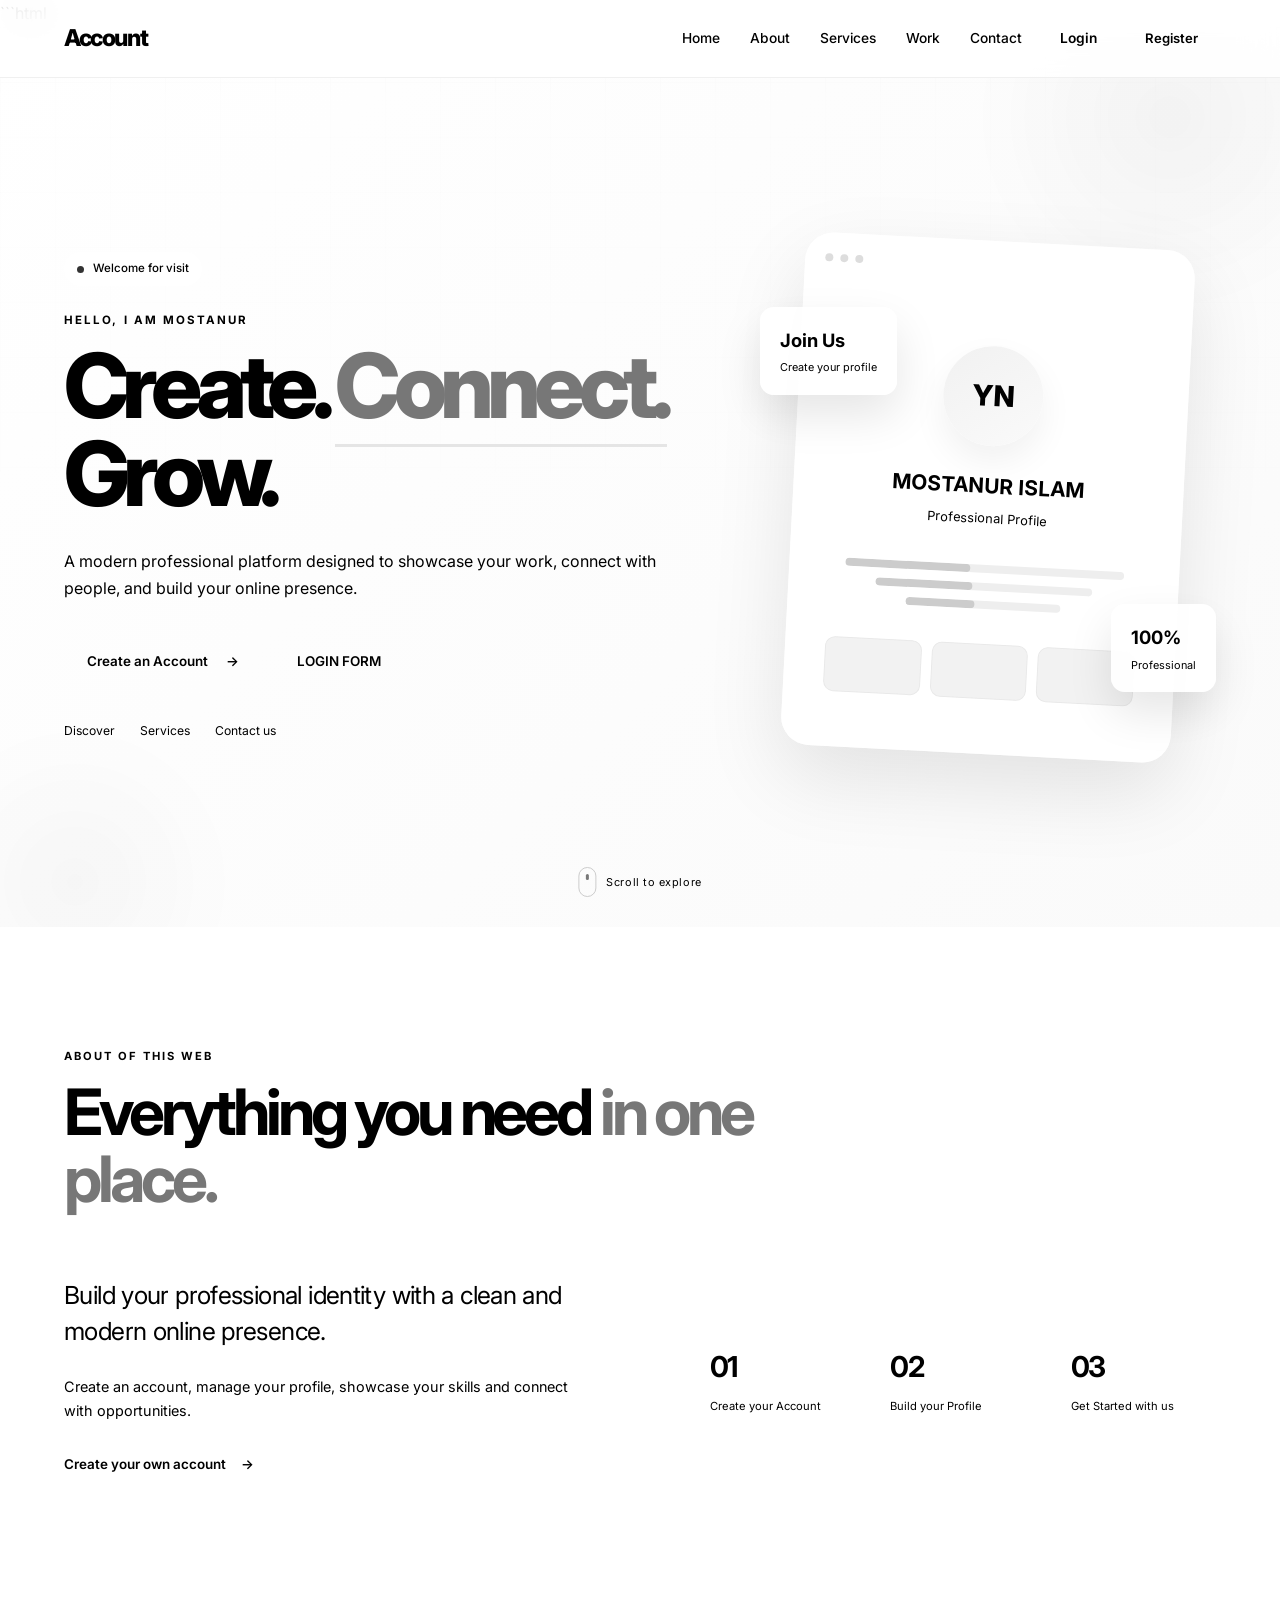
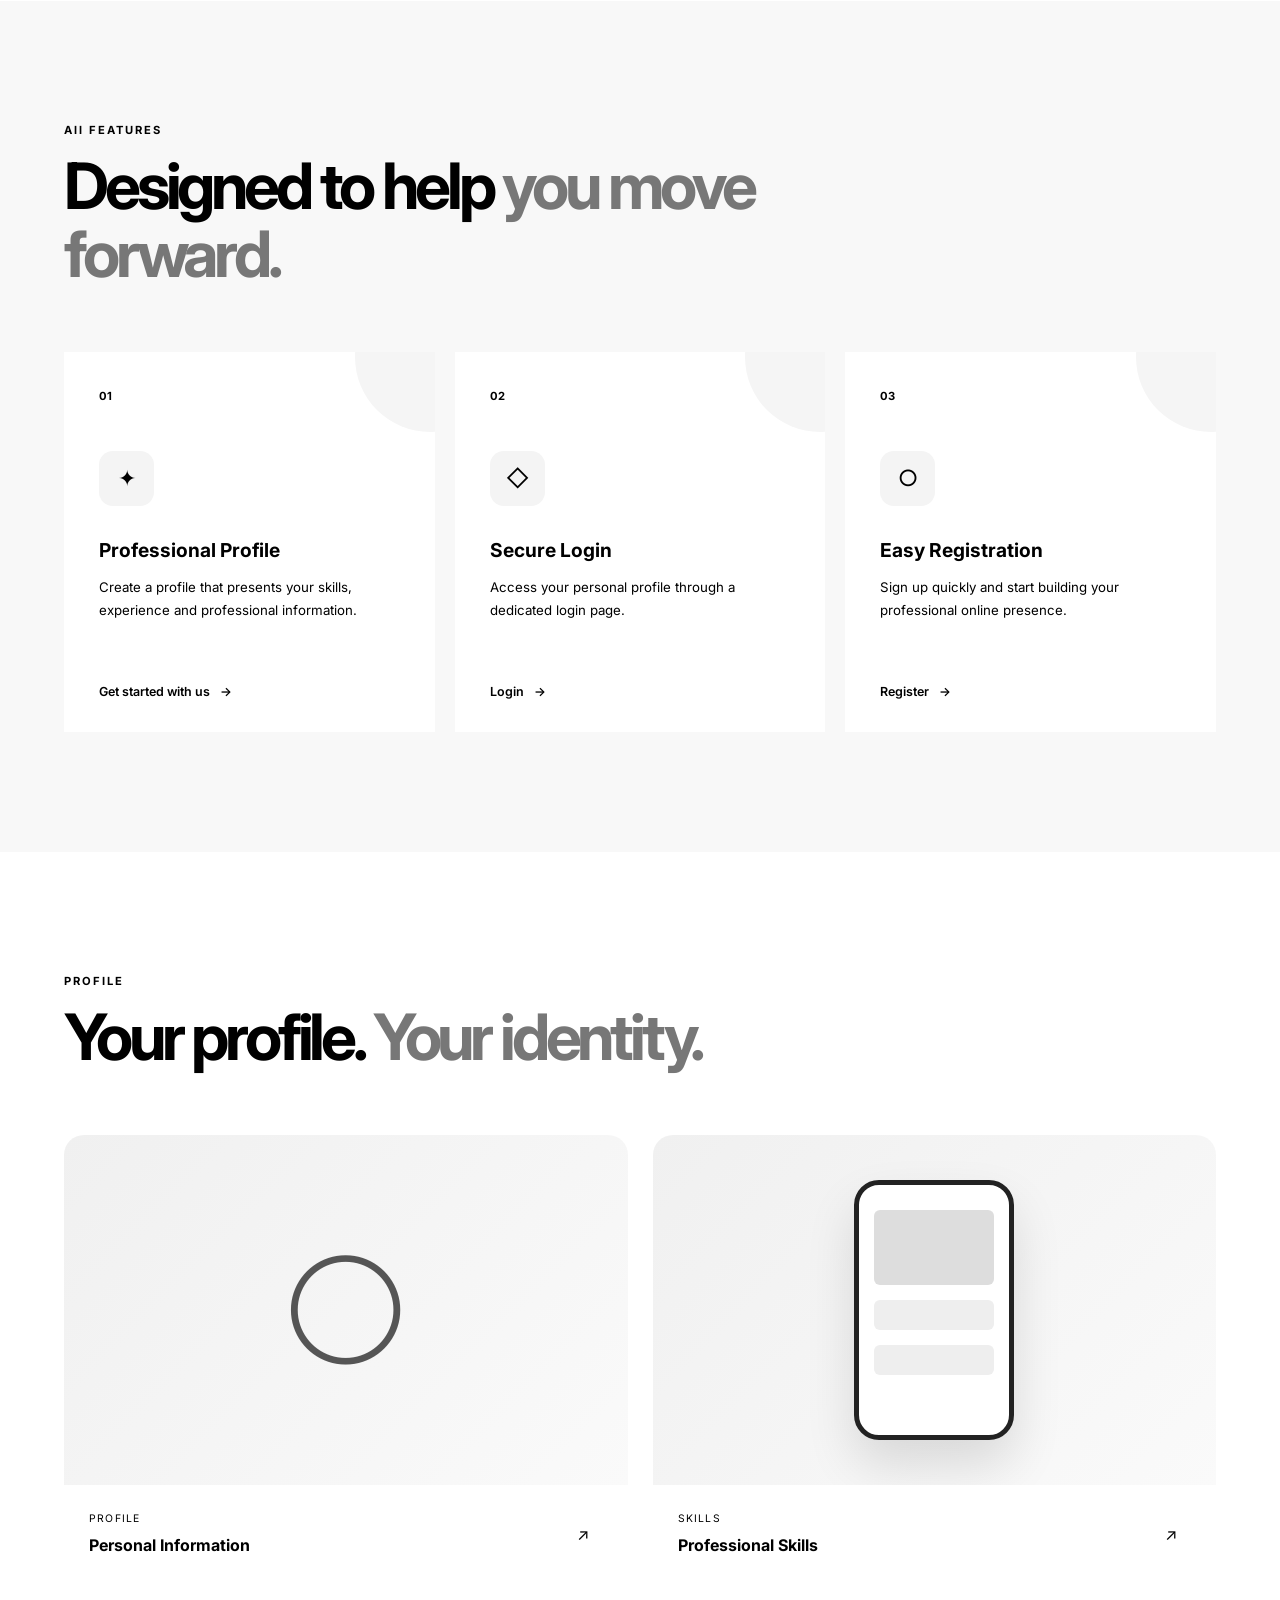
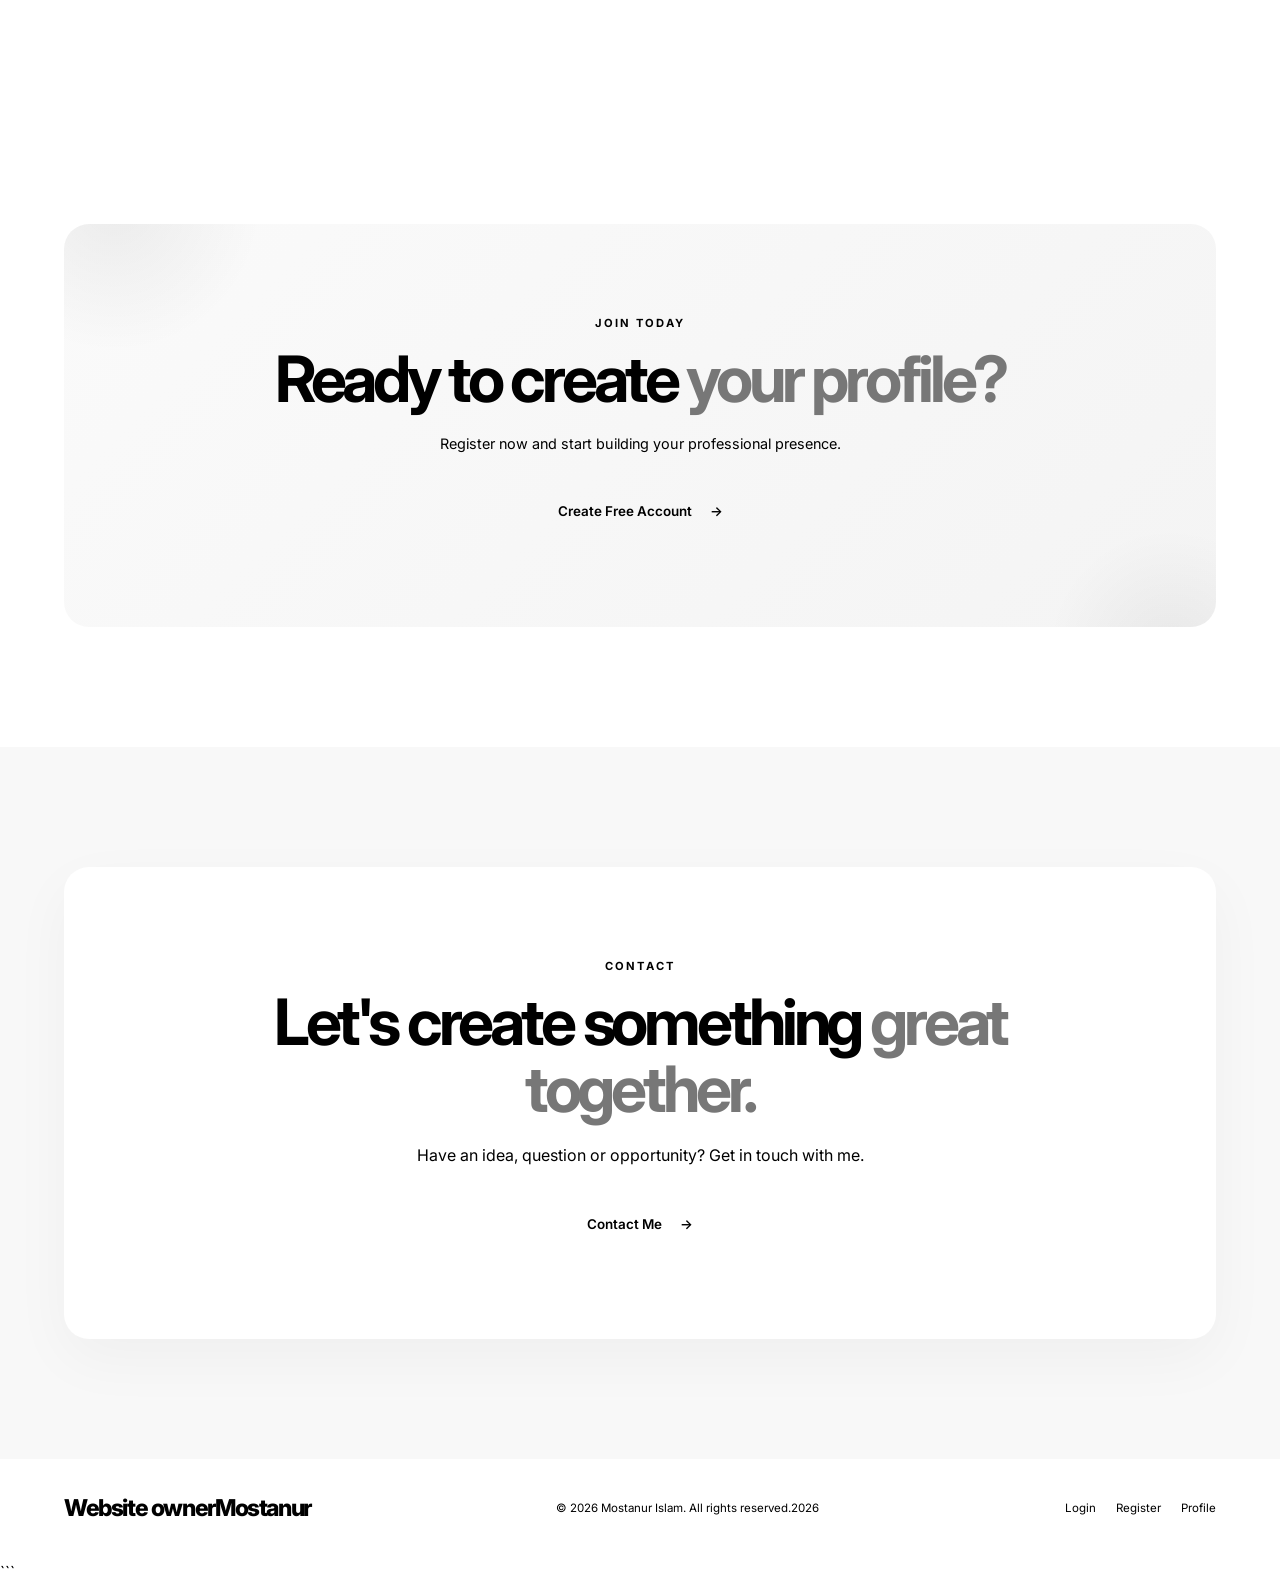
<file: index.html>
```html
<!DOCTYPE html>
<html lang="en">

<head>
    <meta charset="UTF-8">
    <meta name="viewport" content="width=device-width, initial-scale=1.0">

    <meta name="description"
          content="Professional personal website with registration and login">

    <title>Your Name | Professional Website</title>

    <!-- Google Font -->
    <link rel="preconnect" href="https://fonts.googleapis.com">
    <link rel="preconnect" href="https://fonts.gstatic.com" crossorigin>

    <link href="https://fonts.googleapis.com/css2?family=Inter:wght@400;500;600;700;800&display=swap"
          rel="stylesheet">

    <!-- CSS -->
    <link rel="stylesheet" href="style.css">
</head>

<body>


<!-- =====================================================
     HEADER
====================================================== -->

<header class="header">

    <div class="container nav-container">

        <!-- Logo -->
        <a href="index.html" class="logo">
            <span>Account</span>
        </a>


        <!-- Navigation -->
        <nav class="navigation" id="navigation">

            <a href="#home" class="nav-link active">
                Home
            </a>

            <a href="#about" class="nav-link">
                About
            </a>

            <a href="#services" class="nav-link">
                Services
            </a>

            <a href="#work" class="nav-link">
                Work
            </a>

            <a href="#contact" class="nav-link">
                Contact
            </a>

            <!-- Login -->
            <a href="login.html"
               class="login-link">
                Login
            </a>

            <!-- Registration -->
            <a href="register.html"
               class="register-button">
                Register
            </a>

        </nav>


        <!-- Mobile menu -->
        <button class="menu-button"
                id="menuButton"
                aria-label="Open menu">

            <span></span>
            <span></span>
            <span></span>

        </button>

    </div>

</header>



<!-- =====================================================
     MAIN
====================================================== -->

<main>


<!-- =====================================================
     HERO
====================================================== -->

<section class="hero" id="home">

    <!-- Animated background -->
    <div class="hero-background">

        <div class="gradient-circle circle-one"></div>

        <div class="gradient-circle circle-two"></div>

        <div class="grid-pattern"></div>

    </div>


    <div class="container hero-container">


        <!-- HERO CONTENT -->

        <div class="hero-content reveal">

            <div class="available-badge">

                <span class="pulse-dot"></span>

                Welcome for visit

            </div>


            <p class="hero-small-title">
                HELLO, I AM MOSTANUR
            </p>


            <h1>

                Create.
                <span>Connect.</span>
                Grow.

            </h1>


            <p class="hero-description">

                A modern professional platform designed
                to showcase your work, connect with people,
                and build your online presence.

            </p>


            <!-- Buttons -->

            <div class="hero-buttons">

                <a href="register.html"
                   class="button button-dark">

                    Create an Account

                    <span>→</span>

                </a>


                <a href="login.html"
                   class="button button-light">

                    LOGIN FORM

                </a>

            </div>


            <!-- Small links -->

            <div class="social-links">

                <a href="#about">
                    Discover
                </a>

                <a href="#services">
                    Services
                </a>

                <a href="#contact">
                    Contact us
                </a>

            </div>

        </div>



        <!-- HERO VISUAL -->

        <div class="hero-visual reveal">

            <div class="visual-card">

                <div class="visual-top">

                    <span></span>
                    <span></span>
                    <span></span>

                </div>


                <div class="visual-content">

                    <div class="avatar">
                        YN
                    </div>


                    <h3>
                       MOSTANUR ISLAM
                    </h3>


                    <p>
                        Professional Profile
                    </p>


                    <div class="visual-lines">

                        <div class="line large"></div>

                        <div class="line medium"></div>

                        <div class="line small"></div>

                    </div>


                    <div class="visual-boxes">

                        <div></div>
                        <div></div>
                        <div></div>

                    </div>

                </div>

            </div>


            <!-- Floating registration card -->

            <div class="floating-card floating-one">

                <strong>
                    Join Us
                </strong>

                <span>
                    Create your profile
                </span>

            </div>


            <!-- Floating user card -->

            <div class="floating-card floating-two">

                <strong>
                    100%
                </strong>

                <span>
                    Professional
                </span>

            </div>

        </div>

    </div>


    <!-- Scroll -->

    <div class="scroll-indicator">

        <span></span>

        Scroll to explore

    </div>

</section>



<!-- =====================================================
     ABOUT OF THIS WEBSITE
====================================================== -->

<section class="section about"
         id="about">

    <div class="container">

        <div class="section-heading reveal">

            <p class="section-label">
                ABOUT OF THIS WEB
            </p>

            <h2>
                Everything you need
                <span>in one place.</span>
            </h2>

        </div>


        <div class="about-grid">


            <div class="about-text reveal">

                <p class="large-text">

                    Build your professional identity
                    with a clean and modern online presence.

                </p>


                <p>

                    Create an account, manage your profile,
                    showcase your skills and connect with
                    opportunities.

                </p>


                <a href="register.html"
                   class="text-link">

                    Create your own account
                    <span>→</span>

                </a>

            </div>



            <!-- Statistics -->

            <div class="stats reveal">

                <div class="stat">

                    <strong>
                        01
                    </strong>

                    <span>
                        Create your Account
                    </span>

                </div>


                <div class="stat">

                    <strong>
                        02
                    </strong>

                    <span>
                        Build your Profile
                    </span>

                </div>


                <div class="stat">

                    <strong>
                        03
                    </strong>

                    <span>
                        Get Started with us
                    </span>

                </div>

            </div>

        </div>

    </div>

</section>



<!-- =====================================================
      SERVICES OF YOUR NEED
====================================================== -->

<section class="section services"
         id="services">

    <div class="container">

        <div class="section-heading reveal">

            <p class="section-label">
               All FEATURES
            </p>

            <h2>
                Designed to help
                <span>you move forward.</span>
            </h2>

        </div>


        <div class="service-grid">


            <!-- Service 01 -->

            <article class="service-card reveal">

                <div class="service-number">
                    01
                </div>

                <div class="service-icon">
                    ✦
                </div>

                <h3>
                    Professional Profile
                </h3>

                <p>

                    Create a profile that presents
                    your skills, experience and
                    professional information.

                </p>

                <a href="register.html"
                   class="service-link">

                    Get started with us
                    <span>→</span>

                </a>

            </article>



            <!-- Service 02 -->

            <article class="service-card reveal">

                <div class="service-number">
                    02
                </div>

                <div class="service-icon">
                    ◇
                </div>

                <h3>
                    Secure Login
                </h3>

                <p>

                    Access your personal profile
                    through a dedicated login page.

                </p>

                <a href="login.html"
                   class="service-link">

                    Login
                    <span>→</span>

                </a>

            </article>



            <!-- Service 03 -->

            <article class="service-card reveal">

                <div class="service-number">
                    03
                </div>

                <div class="service-icon">
                    ○
                </div>

                <h3>
                    Easy Registration
                </h3>

                <p>

                    Sign up quickly and start
                    building your professional
                    online presence.

                </p>

                <a href="register.html"
                   class="service-link">

                    Register
                    <span>→</span>

                </a>

            </article>

        </div>

    </div>

</section>



<!-- =====================================================
     WORK RELATED ALL OF THIS
====================================================== -->

<section class="section work"
         id="work">

    <div class="container">

        <div class="section-heading reveal">

            <p class="section-label">
                PROFILE
            </p>

            <h2>
                Your profile.
                <span>Your identity.</span>
            </h2>

        </div>


        <div class="work-grid">


            <article class="project-card reveal">

                <div class="project-image">

                    <div class="project-circle-design">
                        ◯
                    </div>

                </div>


                <div class="project-info">

                    <div>

                        <p>
                            PROFILE
                        </p>

                        <h3>
                            Personal Information
                        </h3>

                    </div>

                    <span class="project-arrow">
                        ↗
                    </span>

                </div>

            </article>



            <article class="project-card reveal">

                <div class="project-image">

                    <div class="project-mobile-design">

                        <div></div>
                        <div></div>
                        <div></div>

                    </div>

                </div>


                <div class="project-info">

                    <div>

                        <p>
                            SKILLS
                        </p>

                        <h3>
                            Professional Skills
                        </h3>

                    </div>

                    <span class="project-arrow">
                        ↗
                    </span>

                </div>

            </article>

        </div>

    </div>

</section>



<!-- =====================================================
     REGISTRATION FOR YOUR FUTURE HELPS
====================================================== -->

<section class="section register-section">

    <div class="container">

        <div class="register-box reveal">

            <p class="section-label">
                JOIN TODAY
            </p>


            <h2>
                Ready to create
                <span>your profile?</span>
            </h2>


            <p>

                Register now and start building
                your professional presence.

            </p>


            <a href="register.html"
               class="button button-dark">

                Create Free Account

                <span>→</span>

            </a>

        </div>

    </div>

</section>



<!-- =====================================================
     CONTACT
====================================================== -->

<section class="section contact"
         id="contact">

    <div class="container">

        <div class="contact-box reveal">

            <p class="section-label">
                CONTACT
            </p>


            <h2>
                Let's create something
                <span>great together.</span>
            </h2>


            <p>

                Have an idea, question or opportunity?
                Get in touch with me.

            </p>


            <a href="mailto:you@example.com"
               class="button button-dark">

                Contact Me

                <span>→</span>

            </a>

        </div>

    </div>

</section>

</main>



<!-- =====================================================
     FOOTER
====================================================== -->

<footer class="footer">

    <div class="container footer-container">


        <a href="#home"
           class="logo">

            Website owner<span>Mostanur</span>

        </a>


        <p>

            © <span id="year"></span>
            Mostanur Islam.
            All rights reserved.2026

        </p>


        <div class="footer-links">

            <a href="login.html">
                Login
            </a>

            <a href="register.html">
                Register
            </a>

            <a href="profile.html">
                Profile
            </a>

        </div>

    </div>

</footer>



<!-- JavaScript -->
<script src="script.js"></script>

</body>

</html>
```

</body>
</html>
</file>
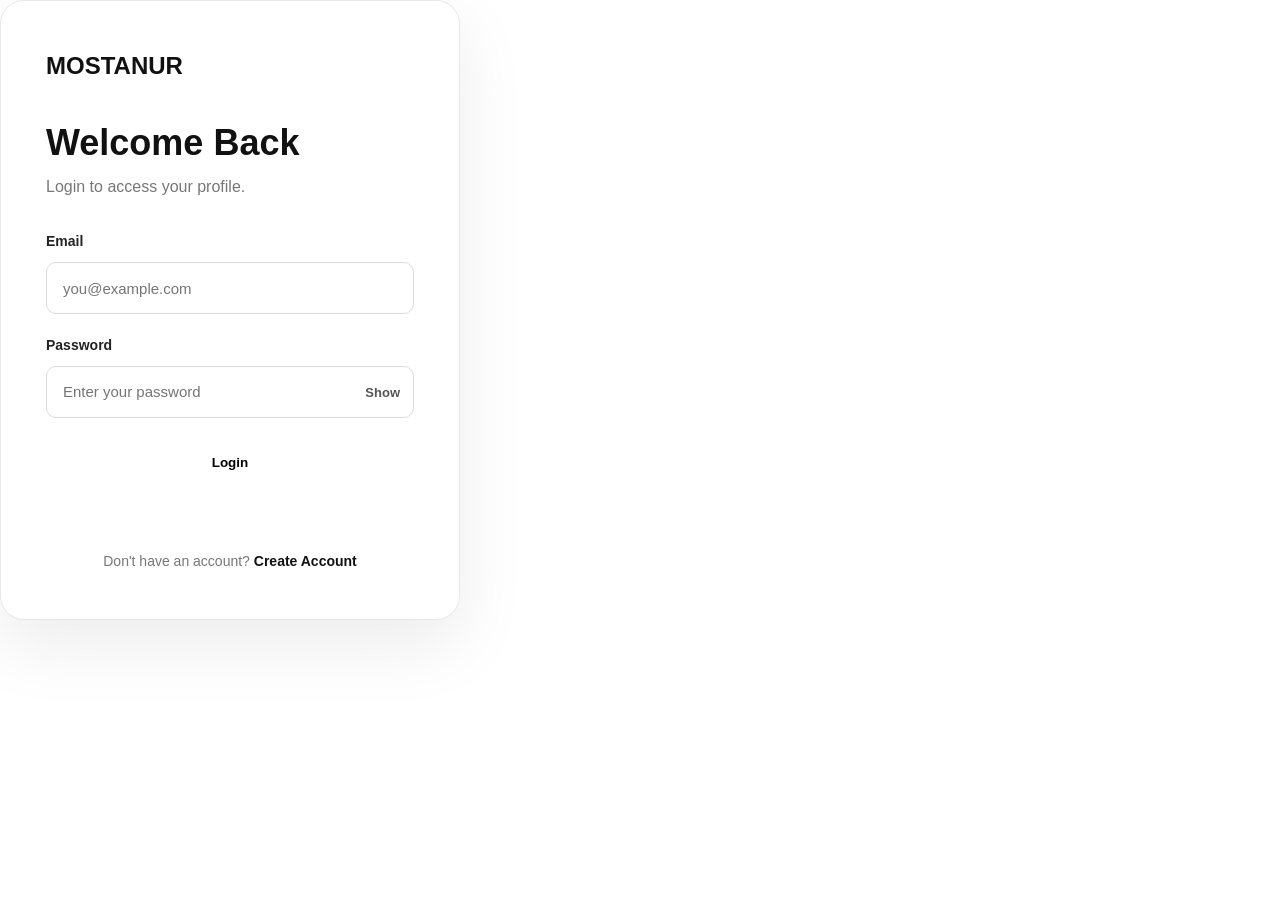
<file: dashboard.html>
<!DOCTYPE html>
<html lang="en">
<head>
<meta charset="UTF-8">
<meta name="viewport" content="width=device-width, initial-scale=1.0">

<title>Study Dashboard</title>

<style>
/* =========================================================
   STUDY DASHBOARD — PREMIUM UI
========================================================= */

:root {
    --bg: #070b16;
    --bg-soft: #0c1222;
    --card: rgba(17, 25, 45, 0.82);
    --card-2: rgba(20, 30, 54, 0.72);

    --text: #f5f7ff;
    --muted: #8e9ab5;

    --primary: #6d7cff;
    --primary-2: #8b5cf6;
    --cyan: #22d3ee;
    --green: #34d399;
    --orange: #f59e0b;
    --red: #fb7185;

    --border: rgba(255,255,255,0.08);

    --sidebar-width: 260px;
    --radius: 22px;

    --shadow:
        0 20px 60px rgba(0,0,0,0.35);
}

* {
    margin: 0;
    padding: 0;
    box-sizing: border-box;
}

html {
    scroll-behavior: smooth;
}

body {
    min-height: 100vh;
    font-family:
        Inter,
        ui-sans-serif,
        system-ui,
        -apple-system,
        BlinkMacSystemFont,
        "Segoe UI",
        sans-serif;

    color: var(--text);
    background:
        radial-gradient(
            circle at 10% 10%,
            rgba(109,124,255,0.13),
            transparent 28%
        ),
        radial-gradient(
            circle at 90% 15%,
            rgba(139,92,246,0.12),
            transparent 30%
        ),
        radial-gradient(
            circle at 70% 90%,
            rgba(34,211,238,0.08),
            transparent 28%
        ),
        var(--bg);

    overflow-x: hidden;
}

/* =========================================================
   BACKGROUND EFFECTS
========================================================= */

.background-orb {
    position: fixed;
    width: 420px;
    height: 420px;
    border-radius: 50%;
    filter: blur(100px);
    opacity: 0.08;
    pointer-events: none;
    z-index: -1;
}

.orb-one {
    background: #6d7cff;
    top: -180px;
    left: 15%;
    animation: floatOrb 12s ease-in-out infinite;
}

.orb-two {
    background: #22d3ee;
    right: -200px;
    bottom: 5%;
    animation: floatOrb 15s ease-in-out infinite reverse;
}

@keyframes floatOrb {
    0%,100% {
        transform: translate(0,0);
    }

    50% {
        transform: translate(30px,-30px);
    }
}

/* =========================================================
   SIDEBAR
========================================================= */

.sidebar {
    position: fixed;
    top: 0;
    left: 0;

    width: var(--sidebar-width);
    height: 100vh;

    padding: 24px 16px;

    background:
        linear-gradient(
            180deg,
            rgba(13,19,35,0.97),
            rgba(7,11,22,0.98)
        );

    border-right: 1px solid var(--border);

    display: flex;
    flex-direction: column;

    z-index: 1000;

    transition:
        transform .35s ease,
        width .35s ease;
}

/* LOGO */

.logo {
    display: flex;
    align-items: center;
    gap: 12px;

    padding: 6px 10px 28px;
}

.logo-icon {
    width: 44px;
    height: 44px;

    display: grid;
    place-items: center;

    border-radius: 14px;

    font-size: 21px;

    background:
        linear-gradient(
            135deg,
            var(--primary),
            var(--primary-2)
        );

    box-shadow:
        0 10px 30px rgba(109,124,255,.3);
}

.logo-text strong {
    display: block;
    font-size: 15px;
    letter-spacing: .8px;
}

.logo-text span {
    display: block;
    color: var(--muted);
    font-size: 11px;
    margin-top: 3px;
}

/* NAV */

.nav-title {
    padding: 0 12px;
    margin-bottom: 10px;

    color: #596680;

    font-size: 10px;
    font-weight: 800;

    letter-spacing: 1.5px;
    text-transform: uppercase;
}

.nav {
    display: flex;
    flex-direction: column;
    gap: 5px;
}

.nav a {
    position: relative;

    display: flex;
    align-items: center;
    gap: 13px;

    padding: 12px 13px;

    border-radius: 13px;

    color: #9ca8c0;

    text-decoration: none;

    font-size: 13px;
    font-weight: 600;

    transition: .25s ease;
}

.nav a span:first-child {
    width: 21px;
    text-align: center;
    font-size: 17px;
}

.nav a:hover {
    color: white;
    background: rgba(255,255,255,.055);
    transform: translateX(4px);
}

.nav a.active {
    color: white;

    background:
        linear-gradient(
            90deg,
            rgba(109,124,255,.18),
            rgba(109,124,255,.04)
        );

    border: 1px solid rgba(109,124,255,.18);
}

.nav a.active::before {
    content: "";

    position: absolute;
    left: -1px;
    top: 25%;

    width: 3px;
    height: 50%;

    border-radius: 10px;

    background: var(--primary);
    box-shadow: 0 0 15px var(--primary);
}

/* SIDEBAR BOTTOM */

.sidebar-bottom {
    margin-top: auto;

    padding-top: 15px;

    border-top: 1px solid var(--border);
}

.sidebar-bottom a {
    margin-top: 5px;
}

/* =========================================================
   MAIN
========================================================= */

.main {
    margin-left: var(--sidebar-width);

    min-height: 100vh;

    padding: 25px 32px 60px;

    transition: margin-left .35s ease;
}

/* =========================================================
   TOPBAR
========================================================= */

.topbar {
    min-height: 54px;

    display: flex;
    align-items: center;
    justify-content: space-between;

    margin-bottom: 28px;
}

.top-left {
    display: flex;
    align-items: center;
    gap: 16px;
}

.breadcrumb {
    color: var(--muted);
    font-size: 12px;
}

.breadcrumb strong {
    color: white;
}

/* HAMBURGER */

.menu-button {
    width: 45px;
    height: 45px;

    border: 1px solid var(--border);
    border-radius: 13px;

    background: rgba(255,255,255,.04);

    display: flex;
    flex-direction: column;
    justify-content: center;
    align-items: center;
    gap: 5px;

    cursor: pointer;

    transition: .3s ease;
}

.menu-button span {
    width: 20px;
    height: 2px;

    border-radius: 5px;

    background: white;

    transition: .3s ease;
}

.menu-button:hover {
    background: rgba(109,124,255,.15);
    border-color: rgba(109,124,255,.35);
}

.menu-button.open span:nth-child(1) {
    transform: translateY(7px) rotate(45deg);
}

.menu-button.open span:nth-child(2) {
    opacity: 0;
}

.menu-button.open span:nth-child(3) {
    transform: translateY(-7px) rotate(-45deg);
}

/* USER */

.top-user {
    display: flex;
    align-items: center;
    gap: 11px;
}

.user-info {
    text-align: right;
}

.user-info strong {
    display: block;
    font-size: 13px;
}

.user-info span {
    color: var(--muted);
    font-size: 11px;
}

.avatar {
    width: 40px;
    height: 40px;

    display: grid;
    place-items: center;

    border-radius: 13px;

    background:
        linear-gradient(
            135deg,
            var(--primary),
            var(--primary-2)
        );

    font-weight: 800;
    font-size: 13px;

    box-shadow:
        0 8px 25px rgba(109,124,255,.25);
}

/* =========================================================
   HERO
========================================================= */

.hero {
    position: relative;

    min-height: 255px;

    padding: 34px;

    border-radius: 28px;

    overflow: hidden;

    background:
        linear-gradient(
            120deg,
            rgba(109,124,255,.20),
            rgba(139,92,246,.13),
            rgba(34,211,238,.07)
        );

    border: 1px solid rgba(255,255,255,.09);

    box-shadow: var(--shadow);

    display: flex;
    align-items: center;
    justify-content: space-between;

    margin-bottom: 22px;
}

.hero::before {
    content: "";

    position: absolute;

    width: 300px;
    height: 300px;

    border-radius: 50%;

    right: -90px;
    top: -120px;

    background:
        radial-gradient(
            circle,
            rgba(109,124,255,.32),
            transparent 70%
        );

    animation: heroGlow 7s ease-in-out infinite;
}

@keyframes heroGlow {
    50% {
        transform: scale(1.15);
        opacity: .7;
    }
}

.hero-content {
    position: relative;
    z-index: 2;
}

.hero-label {
    display: inline-flex;
    align-items: center;
    gap: 7px;

    padding: 7px 11px;

    border-radius: 20px;

    background: rgba(255,255,255,.06);
    border: 1px solid rgba(255,255,255,.08);

    color: #aeb8d1;

    font-size: 11px;
    font-weight: 700;

    margin-bottom: 15px;
}

.hero h1 {
    font-size: clamp(28px, 4vw, 43px);

    line-height: 1.08;

    letter-spacing: -1.5px;

    margin-bottom: 12px;
}

.hero h1 span {
    background:
        linear-gradient(
            90deg,
            #8fa0ff,
            #c084fc,
            #67e8f9
        );

    -webkit-background-clip: text;
    background-clip: text;

    color: transparent;
}

.hero p {
    max-width: 580px;

    color: #a4aec5;

    font-size: 14px;
    line-height: 1.7;

    margin-bottom: 23px;
}

.primary-btn {
    display: inline-flex;
    align-items: center;
    gap: 9px;

    padding: 12px 18px;

    border-radius: 12px;

    color: white;
    text-decoration: none;

    font-size: 13px;
    font-weight: 800;

    background:
        linear-gradient(
            135deg,
            var(--primary),
            var(--primary-2)
        );

    box-shadow:
        0 12px 28px rgba(109,124,255,.25);

    transition: .3s ease;
}

.primary-btn:hover {
    transform: translateY(-3px);
    box-shadow:
        0 18px 35px rgba(109,124,255,.35);
}

/* HERO PROGRESS */

.hero-progress {
    position: relative;
    z-index: 2;

    width: 155px;
    height: 155px;

    flex-shrink: 0;

    border-radius: 50%;

    display: grid;
    place-items: center;

    background:
        conic-gradient(
            var(--cyan) 0deg 309deg,
            rgba(255,255,255,.07) 309deg 360deg
        );

    box-shadow:
        0 0 50px rgba(34,211,238,.08);
}

.hero-progress::before {
    content: "";

    position: absolute;

    width: 125px;
    height: 125px;

    border-radius: 50%;

    background: #0d1528;

    border: 1px solid rgba(255,255,255,.06);
}

.progress-content {
    position: relative;
    text-align: center;
}

.progress-content strong {
    display: block;

    font-size: 28px;
}

.progress-content span {
    color: var(--muted);
    font-size: 10px;
}

/* =========================================================
   SECTION HEADER
========================================================= */

.section-head {
    display: flex;
    align-items: center;
    justify-content: space-between;

    margin-bottom: 13px;
}

.section-head h2 {
    font-size: 16px;
    letter-spacing: -.3px;
}

.section-head span {
    color: var(--muted);
    font-size: 11px;
}

/* =========================================================
   STAT CARDS
========================================================= */

.stats {
    display: grid;

    grid-template-columns:
        repeat(4, minmax(0,1fr));

    gap: 14px;

    margin-bottom: 25px;
}

.stat-card {
    position: relative;

    padding: 19px;

    border-radius: var(--radius);

    background: var(--card);

    border: 1px solid var(--border);

    overflow: hidden;

    transition: .3s ease;
}

.stat-card:hover {
    transform: translateY(-5px);

    border-color:
        rgba(109,124,255,.25);

    box-shadow:
        0 15px 35px rgba(0,0,0,.25);
}

.stat-top {
    display: flex;
    justify-content: space-between;
    align-items: center;

    margin-bottom: 14px;
}

.stat-icon {
    width: 40px;
    height: 40px;

    display: grid;
    place-items: center;

    border-radius: 12px;

    background: rgba(109,124,255,.11);

    font-size: 18px;
}

.stat-change {
    color: var(--green);
    font-size: 10px;
    font-weight: 800;
}

.stat-card h3 {
    font-size: 23px;
    margin-bottom: 4px;
}

.stat-card p {
    color: var(--muted);
    font-size: 11px;
}

/* =========================================================
   GRID
========================================================= */

.dashboard-grid {
    display: grid;

    grid-template-columns:
        minmax(0, 1.45fr)
        minmax(300px, .75fr);

    gap: 18px;

    margin-bottom: 20px;
}

/* =========================================================
   CARD
========================================================= */

.card {
    background: var(--card);

    border: 1px solid var(--border);

    border-radius: var(--radius);

    padding: 21px;

    box-shadow:
        0 10px 35px rgba(0,0,0,.13);
}

.card-title {
    display: flex;
    align-items: center;
    justify-content: space-between;

    margin-bottom: 18px;
}

.card-title h2 {
    font-size: 15px;
}

.card-title span {
    color: var(--muted);
    font-size: 10px;
}

/* =========================================================
   CONTINUE LEARNING
========================================================= */

.learning-list {
    display: flex;
    flex-direction: column;
    gap: 10px;
}

.learning-item {
    display: flex;
    align-items: center;
    gap: 13px;

    padding: 12px;

    border-radius: 14px;

    background: rgba(255,255,255,.035);

    border: 1px solid transparent;

    transition: .25s ease;
}

.learning-item:hover {
    border-color: rgba(109,124,255,.22);

    background: rgba(109,124,255,.06);

    transform: translateX(3px);
}

.learning-icon {
    width: 43px;
    height: 43px;

    display: grid;
    place-items: center;

    border-radius: 12px;

    background:
        linear-gradient(
            135deg,
            rgba(109,124,255,.20),
            rgba(139,92,246,.12)
        );

    font-size: 19px;
}

.learning-info {
    flex: 1;
}

.learning-info strong {
    display: block;
    font-size: 12px;
    margin-bottom: 5px;
}

.learning-info span {
    color: var(--muted);
    font-size: 10px;
}

.learning-progress {
    margin-top: 7px;

    width: 100%;
    height: 4px;

    background: rgba(255,255,255,.06);

    border-radius: 10px;

    overflow: hidden;
}

.learning-progress i {
    display: block;

    height: 100%;

    border-radius: inherit;

    background:
        linear-gradient(
            90deg,
            var(--primary),
            var(--cyan)
        );
}

.open-arrow {
    color: #7f8baa;
    font-size: 17px;
}

/* =========================================================
   TODAY PLAN
========================================================= */

.schedule {
    display: flex;
    flex-direction: column;
    gap: 9px;
}

.schedule-item {
    display: grid;

    grid-template-columns: 60px 1fr 28px;

    align-items: center;

    gap: 10px;

    padding: 12px;

    border-radius: 13px;

    background: rgba(255,255,255,.035);
}

.schedule-time {
    color: var(--cyan);

    font-size: 10px;
    font-weight: 800;
}

.schedule-info strong {
    display: block;

    font-size: 11px;

    margin-bottom: 3px;
}

.schedule-info span {
    color: var(--muted);

    font-size: 9px;
}

.schedule-dot {
    width: 9px;
    height: 9px;

    border-radius: 50%;

    background: var(--green);

    box-shadow:
        0 0 12px rgba(52,211,153,.55);
}

/* =========================================================
   SUBJECT PROGRESS
========================================================= */

.subject-list {
    display: flex;
    flex-direction: column;
    gap: 17px;
}

.subject-row {
    display: grid;

    grid-template-columns: 80px 1fr 38px;

    align-items: center;

    gap: 12px;
}

.subject-name {
    font-size: 11px;
    font-weight: 700;
}

.subject-bar {
    height: 7px;

    border-radius: 20px;

    background: rgba(255,255,255,.06);

    overflow: hidden;
}

.subject-bar i {
    display: block;

    height: 100%;

    border-radius: inherit;

    background:
        linear-gradient(
            90deg,
            var(--primary),
            var(--cyan)
        );
}

.subject-percent {
    color: var(--muted);

    font-size: 10px;

    text-align: right;
}

/* =========================================================
   TASKS
========================================================= */

.tasks {
    display: flex;
    flex-direction: column;
    gap: 9px;
}

.task {
    display: flex;
    align-items: center;
    gap: 11px;

    padding: 11px;

    border-radius: 12px;

    background: rgba(255,255,255,.035);
}

.task-check {
    width: 19px;
    height: 19px;

    border: 1px solid #596680;

    border-radius: 6px;

    flex-shrink: 0;

    display: grid;
    place-items: center;

    cursor: pointer;

    transition: .2s;
}

.task.done .task-check {
    background: var(--green);
    border-color: var(--green);
}

.task.done .task-check::after {
    content: "✓";

    color: #06130d;

    font-size: 11px;
    font-weight: 900;
}

.task.done strong {
    text-decoration: line-through;
    color: #68748e;
}

.task strong {
    font-size: 11px;
}

.task span {
    display: block;

    color: var(--muted);

    font-size: 9px;

    margin-top: 3px;
}

/* =========================================================
   BOTTOM CARDS
========================================================= */

.bottom-grid {
    display: grid;

    grid-template-columns:
        repeat(3, minmax(0,1fr));

    gap: 18px;
}

.mini-feature {
    position: relative;

    min-height: 150px;

    overflow: hidden;
}

.mini-feature::after {
    content: "";

    position: absolute;

    width: 100px;
    height: 100px;

    right: -30px;
    bottom: -30px;

    border-radius: 50%;

    background:
        radial-gradient(
            circle,
            rgba(109,124,255,.18),
            transparent 70%
        );
}

.feature-icon {
    width: 42px;
    height: 42px;

    display: grid;
    place-items: center;

    border-radius: 13px;

    margin-bottom: 15px;

    background: rgba(109,124,255,.1);

    font-size: 19px;
}

.mini-feature h3 {
    font-size: 14px;
    margin-bottom: 6px;
}

.mini-feature p {
    color: var(--muted);

    font-size: 10px;

    line-height: 1.6;

    margin-bottom: 13px;
}

.text-link {
    color: #9ba9ff;

    font-size: 10px;
    font-weight: 800;

    text-decoration: none;
}

.text-link:hover {
    color: white;
}

/* =========================================================
   MOBILE OVERLAY
========================================================= */

.overlay {
    position: fixed;

    inset: 0;

    background: rgba(0,0,0,.55);

    backdrop-filter: blur(3px);

    z-index: 900;

    opacity: 0;
    visibility: hidden;

    transition: .3s;
}

.overlay.show {
    opacity: 1;
    visibility: visible;
}

/* =========================================================
   RESPONSIVE
========================================================= */

@media (max-width: 1100px) {

    .stats {
        grid-template-columns:
            repeat(2, minmax(0,1fr));
    }

    .bottom-grid {
        grid-template-columns:
            repeat(2, minmax(0,1fr));
    }

}

@media (max-width: 850px) {

    .sidebar {
        transform: translateX(-100%);
    }

    .sidebar.open {
        transform: translateX(0);
    }

    .main {
        margin-left: 0;

        padding:
            20px
            18px
            50px;
    }

    .dashboard-grid {
        grid-template-columns: 1fr;
    }

    .hero {
        min-height: auto;

        padding: 27px;

        gap: 25px;
    }

}

@media (max-width: 600px) {

    .top-user .user-info {
        display: none;
    }

    .hero {
        flex-direction: column;
        align-items: flex-start;
    }

    .hero-progress {
        width: 120px;
        height: 120px;
        align-self: center;
    }

    .hero-progress::before {
        width: 96px;
        height: 96px;
    }

    .progress-content strong {
        font-size: 23px;
    }

    .stats {
        grid-template-columns: 1fr;
    }

    .bottom-grid {
        grid-template-columns: 1fr;
    }

    .card {
        padding: 17px;
    }

    .subject-row {
        grid-template-columns: 68px 1fr 35px;
    }

    .hero h1 {
        font-size: 30px;
    }

}

/* =========================================================
   REVEAL ANIMATION
========================================================= */

.reveal {
    opacity: 0;

    transform: translateY(20px);

    animation:
        reveal .65s ease forwards;
}

.reveal:nth-child(2) {
    animation-delay: .08s;
}

.reveal:nth-child(3) {
    animation-delay: .16s;
}

.reveal:nth-child(4) {
    animation-delay: .24s;
}

@keyframes reveal {
    to {
        opacity: 1;
        transform: translateY(0);
    }
}

</style>
</head>

<body>

<!-- Background -->
<div class="background-orb orb-one"></div>
<div class="background-orb orb-two"></div>

<!-- Mobile overlay -->
<div class="overlay" id="overlay"></div>

<!-- =====================================================
     SIDEBAR
===================================================== -->

<aside class="sidebar" id="sidebar">

    <div class="logo">

        <div class="logo-icon">
            📚
        </div>

        <div class="logo-text">
            <strong>STUDY HUB</strong>
            <span>Student Dashboard</span>
        </div>

    </div>


    <div class="nav-title">
        Workspace
    </div>


    <nav class="nav">

        <a href="#dashboard" class="active">
            <span>⌂</span>
            <span>Dashboard</span>
        </a>

        <a href="study-materials.html">
            <span>📚</span>
            <span>Study Materials</span>
        </a>

        <a href="#subjects">
            <span>📖</span>
            <span>Subjects</span>
        </a>

        <a href="#notes">
            <span>📝</span>
            <span>My Notes</span>
        </a>

        <a href="#progress">
            <span>🎯</span>
            <span>Study Progress</span>
        </a>

        <a href="#planner">
            <span>⏱️</span>
            <span>Study Planner</span>
        </a>

        <a href="#schedule">
            <span>📅</span>
            <span>Study Schedule</span>
        </a>

        <a href="#tasks">
            <span>✅</span>
            <span>Tasks & Assignments</span>
        </a>

        <a href="#quizzes">
            <span>🧠</span>
            <span>Quizzes & Practice</span>
        </a>

        <a href="#bookmarks">
            <span>🔖</span>
            <span>Bookmarks</span>
        </a>

    </nav>


    <div class="sidebar-bottom">

        <a href="index.html">
            <span>←</span>
            <span>Back to Website</span>
        </a>

        <a href="#" id="logoutButton">
            <span>↪</span>
            <span>Logout</span>
        </a>

    </div>

</aside>


<!-- =====================================================
     MAIN
===================================================== -->

<main class="main" id="dashboard">

    <!-- TOP BAR -->

    <header class="topbar">

        <div class="top-left">

            <button
                class="menu-button"
                id="menuButton"
                aria-label="Toggle menu"
            >
                <span></span>
                <span></span>
                <span></span>
            </button>

            <div class="breadcrumb">
                STUDENT / <strong>DASHBOARD</strong>
            </div>

        </div>


        <div class="top-user">

            <div class="user-info">

                <strong id="dashboardName">
                    Student
                </strong>

                <span id="dashboardEmail">
                    student@email.com
                </span>

            </div>

            <div
                class="avatar"
                id="dashboardAvatar"
            >
                U
            </div>

        </div>

    </header>


    <!-- =================================================
         HERO
    ================================================= -->

    <section class="hero reveal">

        <div class="hero-content">

            <div class="hero-label">
                ✨ Your learning space
            </div>

            <h1>
                Welcome back,
                <span id="welcomeName">Student</span>
            </h1>

            <p>
                Keep your momentum going. Review your materials,
                complete today's tasks, and continue building
                your knowledge one session at a time.
            </p>

            <a
                href="study-materials.html"
                class="primary-btn"
            >
                Continue Studying
                <span>→</span>
            </a>

        </div>


        <div class="hero-progress">

            <div class="progress-content">

                <strong>86%</strong>

                <span>
                    Learning Progress
                </span>

            </div>

        </div>

    </section>


    <!-- =================================================
         STATS
    ================================================= -->

    <div class="stats">

        <div class="stat-card reveal">

            <div class="stat-top">

                <div class="stat-icon">
                    📚
                </div>

                <span class="stat-change">
                    +4
                </span>

            </div>

            <h3>24</h3>

            <p>
                Study Materials
            </p>

        </div>


        <div class="stat-card reveal">

            <div class="stat-top">

                <div class="stat-icon">
                    🔥
                </div>

                <span class="stat-change">
                    Active
                </span>

            </div>

            <h3>7 Days</h3>

            <p>
                Study Streak
            </p>

        </div>


        <div class="stat-card reveal">

            <div class="stat-top">

                <div class="stat-icon">
                    ⏱️
                </div>

                <span class="stat-change">
                    +12%
                </span>

            </div>

            <h3>18h 40m</h3>

            <p>
                Focus Time
            </p>

        </div>


        <div class="stat-card reveal">

            <div class="stat-top">

                <div class="stat-icon">
                    🎯
                </div>

                <span class="stat-change">
                    +8%
                </span>

            </div>

            <h3>86%</h3>

            <p>
                Learning Progress
            </p>

        </div>

    </div>


    <!-- =================================================
         MAIN GRID
    ================================================= -->

    <div class="dashboard-grid">

        <!-- CONTINUE LEARNING -->

        <section
            class="card reveal"
            id="materials"
        >

            <div class="card-title">

                <h2>
                    Continue Learning
                </h2>

                <span>
                    Your active subjects
                </span>

            </div>


            <div class="learning-list">

                <a
                    href="study-materials.html"
                    class="learning-item"
                    style="text-decoration:none;color:inherit;"
                >

                    <div class="learning-icon">
                        🏛️
                    </div>

                    <div class="learning-info">

                        <strong>
                            Indian Knowledge System
                        </strong>

                        <span>
                            Chapter 1 • Introduction
                        </span>

                        <div class="learning-progress">
                            <i style="width:78%"></i>
                        </div>

                    </div>

                    <div class="open-arrow">
                        →
                    </div>

                </a>


                <div class="learning-item">

                    <div class="learning-icon">
                        💻
                    </div>

                    <div class="learning-info">

                        <strong>
                            Computer Fundamentals
                        </strong>

                        <span>
                            6 topics completed
                        </span>

                        <div class="learning-progress">
                            <i style="width:64%"></i>
                        </div>

                    </div>

                    <div class="open-arrow">
                        →
                    </div>

                </div>


                <div class="learning-item">

                    <div class="learning-icon">
                        📐
                    </div>

                    <div class="learning-info">

                        <strong>
                            Mathematics
                        </strong>

                        <span>
                            8 topics completed
                        </span>

                        <div class="learning-progress">
                            <i style="width:52%"></i>
                        </div>

                    </div>

                    <div class="open-arrow">
                        →
                    </div>

                </div>


                <div class="learning-item">

                    <div class="learning-icon">
                        🌐
                    </div>

                    <div class="learning-info">

                        <strong>
                            Communication Skills
                        </strong>

                        <span>
                            5 topics completed
                        </span>

                        <div class="learning-progress">
                            <i style="width:88%"></i>
                        </div>

                    </div>

                    <div class="open-arrow">
                        →
                    </div>

                </div>

            </div>

        </section>


        <!-- TODAY'S PLAN -->

        <section
            class="card reveal"
            id="schedule"
        >

            <div class="card-title">

                <h2>
                    Today's Study Plan
                </h2>

                <span>
                    Today
                </span>

            </div>


            <div class="schedule">

                <div class="schedule-item">

                    <div class="schedule-time">
                        08:00
                    </div>

                    <div class="schedule-info">

                        <strong>
                            IKS Revision
                        </strong>

                        <span>
                            45 minutes
                        </span>

                    </div>

                    <div class="schedule-dot"></div>

                </div>


                <div class="schedule-item">

                    <div class="schedule-time">
                        11:30
                    </div>

                    <div class="schedule-info">

                        <strong>
                            Mathematics
                        </strong>

                        <span>
                            60 minutes
                        </span>

                    </div>

                    <div
                        class="schedule-dot"
                        style="background:var(--orange);"
                    ></div>

                </div>


                <div class="schedule-item">

                    <div class="schedule-time">
                        15:00
                    </div>

                    <div class="schedule-info">

                        <strong>
                            Practice Questions
                        </strong>

                        <span>
                            30 minutes
                        </span>

                    </div>

                    <div
                        class="schedule-dot"
                        style="background:var(--primary);"
                    ></div>

                </div>


                <div class="schedule-item">

                    <div class="schedule-time">
                        19:00
                    </div>

                    <div class="schedule-info">

                        <strong>
                            Quiz Practice
                        </strong>

                        <span>
                            25 minutes
                        </span>

                    </div>

                    <div
                        class="schedule-dot"
                        style="background:var(--cyan);"
                    ></div>

                </div>

            </div>

        </section>

    </div>


    <!-- =================================================
         SECOND GRID
    ================================================= -->

    <div class="dashboard-grid">

        <!-- SUBJECTS -->

        <section
            class="card"
            id="subjects"
        >

            <div class="card-title">

                <h2>
                    Subject Progress
                </h2>

                <span>
                    Overall
                </span>

            </div>


            <div class="subject-list">

                <div class="subject-row">

                    <div class="subject-name">
                        IKS
                    </div>

                    <div class="subject-bar">
                        <i style="width:86%"></i>
                    </div>

                    <div class="subject-percent">
                        86%
                    </div>

                </div>


                <div class="subject-row">

                    <div class="subject-name">
                        Maths
                    </div>

                    <div class="subject-bar">
                        <i style="width:72%"></i>
                    </div>

                    <div class="subject-percent">
                        72%
                    </div>

                </div>


                <div class="subject-row">

                    <div class="subject-name">
                        Computer
                    </div>

                    <div class="subject-bar">
                        <i style="width:68%"></i>
                    </div>

                    <div class="subject-percent">
                        68%
                    </div>

                </div>


                <div class="subject-row">

                    <div class="subject-name">
                        English
                    </div>

                    <div class="subject-bar">
                        <i style="width:91%"></i>
                    </div>

                    <div class="subject-percent">
                        91%
                    </div>

                </div>


                <div class="subject-row">

                    <div class="subject-name">
                        Science
                    </div>

                    <div class="subject-bar">
                        <i style="width:61%"></i>
                    </div>

                    <div class="subject-percent">
                        61%
                    </div>

                </div>

            </div>

        </section>


        <!-- TASKS -->

        <section
            class="card"
            id="tasks"
        >

            <div class="card-title">

                <h2>
                    Tasks & Assignments
                </h2>

                <span>
                    3 pending
                </span>

            </div>


            <div class="tasks">

                <div class="task done">

                    <div class="task-check"></div>

                    <div>
                        <strong>
                            Read IKS Chapter 1
                        </strong>

                        <span>
                            Completed
                        </span>
                    </div>

                </div>


                <div class="task">

                    <div class="task-check"></div>

                    <div>
                        <strong>
                            Complete Maths exercise
                        </strong>

                        <span>
                            Due today
                        </span>
                    </div>

                </div>


                <div class="task">

                    <div class="task-check"></div>

                    <div>
                        <strong>
                            Revise computer notes
                        </strong>

                        <span>
                            Due tomorrow
                        </span>
                    </div>

                </div>


                <div class="task">

                    <div class="task-check"></div>

                    <div>
                        <strong>
                            Practice quiz
                        </strong>

                        <span>
                            Due tomorrow
                        </span>
                    </div>

                </div>

            </div>

        </section>

    </div>


    <!-- =================================================
         FEATURES
    ================================================= -->

    <div class="bottom-grid">

        <section
            class="card mini-feature"
            id="progress"
        >

            <div class="feature-icon">
                🎯
            </div>

            <h3>
                Study Progress
            </h3>

            <p>
                Track your learning progress and see
                how much of your study goals you have completed.
            </p>

            <a
                href="#progress"
                class="text-link"
            >
                View progress →
            </a>

        </section>


        <section
            class="card mini-feature"
            id="planner"
        >

            <div class="feature-icon">
                ⏱️
            </div>

            <h3>
                Study Planner
            </h3>

            <p>
                Organize your study sessions and create
                a consistent daily learning routine.
            </p>

            <a
                href="#schedule"
                class="text-link"
            >
                Open planner →
            </a>

        </section>


        <section
            class="card mini-feature"
            id="quizzes"
        >

            <div class="feature-icon">
                🧠
            </div>

            <h3>
                Quizzes & Practice
            </h3>

            <p>
                Test your knowledge with practice questions
                and improve your understanding.
            </p>

            <a
                href="#quizzes"
                class="text-link"
            >
                Start practice →
            </a>

        </section>


        <section
            class="card mini-feature"
            id="notes"
        >

            <div class="feature-icon">
                📝
            </div>

            <h3>
                My Notes
            </h3>

            <p>
                Keep important study notes organized
                so you can quickly review them later.
            </p>

            <a
                href="#notes"
                class="text-link"
            >
                View notes →
            </a>

        </section>


        <section
            class="card mini-feature"
            id="bookmarks"
        >

            <div class="feature-icon">
                🔖
            </div>

            <h3>
                Bookmarks
            </h3>

            <p>
                Save important chapters, topics and
                learning resources for quick access.
            </p>

            <a
                href="#bookmarks"
                class="text-link"
            >
                View bookmarks →
            </a>

        </section>


        <section class="card mini-feature">

            <div class="feature-icon">
                🔥
            </div>

            <h3>
                7 Day Streak
            </h3>

            <p>
                You have studied for seven consecutive days.
                Keep the streak alive!
            </p>

            <a
                href="#schedule"
                class="text-link"
            >
                Keep studying →
            </a>

        </section>

    </div>

</main>


<!-- =====================================================
     JAVASCRIPT
===================================================== -->

<script>

document.addEventListener("DOMContentLoaded", () => {

    /* ================================================
       LOGIN CHECK
    ================================================ */

    const loggedIn =
        localStorage.getItem("loggedIn");

    const storedUser =
        localStorage.getItem("registeredUser");


    if (
        loggedIn !== "true" ||
        !storedUser
    ) {

        window.location.href =
            "login.html";

        return;
    }


    /* ================================================
       USER DATA
    ================================================ */

    let user;

    try {

        user = JSON.parse(storedUser);

    } catch (error) {

        localStorage.removeItem(
            "loggedIn"
        );

        window.location.href =
            "login.html";

        return;
    }


    const name =
        user.name || "Student";

    const email =
        user.email || "";


    const nameElement =
        document.getElementById(
            "dashboardName"
        );

    const emailElement =
        document.getElementById(
            "dashboardEmail"
        );

    const welcomeElement =
        document.getElementById(
            "welcomeName"
        );

    const avatarElement =
        document.getElementById(
            "dashboardAvatar"
        );


    if (nameElement)
        nameElement.textContent = name;


    if (emailElement)
        emailElement.textContent = email;


    if (welcomeElement)
        welcomeElement.textContent = name;


    /* ================================================
       AVATAR INITIALS
    ================================================ */

    const initials = name
        .trim()
        .split(/\s+/)
        .map(word =>
            word.charAt(0)
        )
        .join("")
        .substring(0, 2)
        .toUpperCase();


    if (avatarElement) {

        avatarElement.textContent =
            initials || "U";

    }


    /* ================================================
       MENU
    ================================================ */

    const menuButton =
        document.getElementById(
            "menuButton"
        );

    const sidebar =
        document.getElementById(
            "sidebar"
        );

    const overlay =
        document.getElementById(
            "overlay"
        );


    function toggleMenu() {

        menuButton.classList.toggle(
            "open"
        );

        sidebar.classList.toggle(
            "open"
        );

        overlay.classList.toggle(
            "show"
        );

    }


    if (menuButton) {

        menuButton.addEventListener(
            "click",
            toggleMenu
        );

    }


    if (overlay) {

        overlay.addEventListener(
            "click",
            toggleMenu
        );

    }


    /* ================================================
       CLOSE MOBILE MENU AFTER CLICK
    ================================================ */

    document
        .querySelectorAll(".nav a")
        .forEach(link => {

            link.addEventListener(
                "click",
                () => {

                    if (
                        window.innerWidth <= 850 &&
                        sidebar.classList.contains("open")
                    ) {

                        toggleMenu();

                    }

                }
            );

        });


    /* ================================================
       TASK CHECKBOXES
    ================================================ */

    document
        .querySelectorAll(".task")
        .forEach(task => {

            const checkbox =
                task.querySelector(
                    ".task-check"
                );


            if (!checkbox) return;


            checkbox.addEventListener(
                "click",
                () => {

                    task.classList.toggle(
                        "done"
                    );

                }
            );

        });


    /* ================================================
       ACTIVE SIDEBAR LINK
    ================================================ */

    document
        .querySelectorAll(".nav a")
        .forEach(link => {

            link.addEventListener(
                "click",
                () => {

                    document
                        .querySelectorAll(
                            ".nav a"
                        )
                        .forEach(item =>
                            item.classList.remove(
                                "active"
                            )
                        );

                    link.classList.add(
                        "active"
                    );

                }
            );

        });


    /* ================================================
       LOGOUT
    ================================================ */

    const logoutButton =
        document.getElementById(
            "logoutButton"
        );


    if (logoutButton) {

        logoutButton.addEventListener(
            "click",
            (event) => {

                event.preventDefault();


                localStorage.removeItem(
                    "loggedIn"
                );

                localStorage.removeItem(
                    "userEmail"
                );


                window.location.href =
                    "index.html";

            }
        );

    }


    /* ================================================
       PREVENT SIDEBAR JUMP FOR # LINKS
    ================================================ */

    document
        .querySelectorAll(
            'a[href="#"]'
        )
        .forEach(link => {

            link.addEventListener(
                "click",
                event => event.preventDefault()
            );

        });

});

</script>

</body>
</html>
</file>
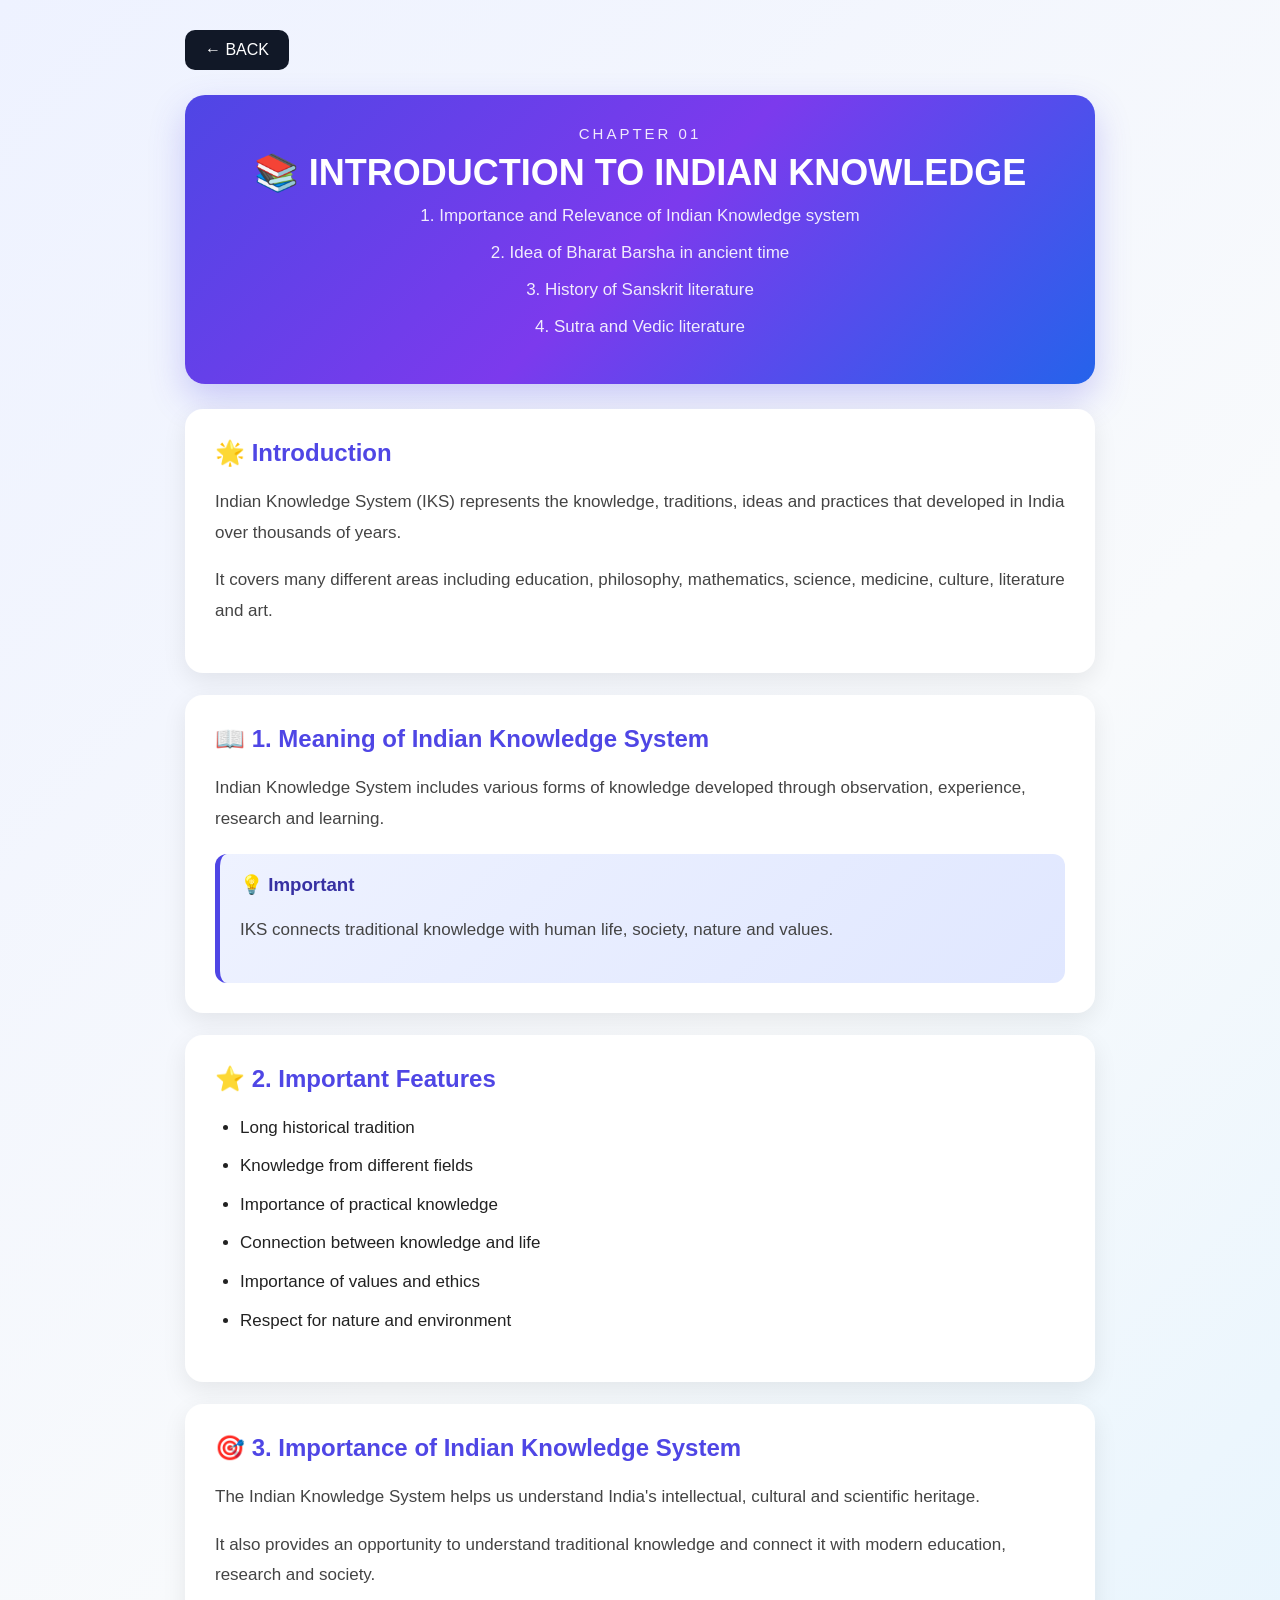
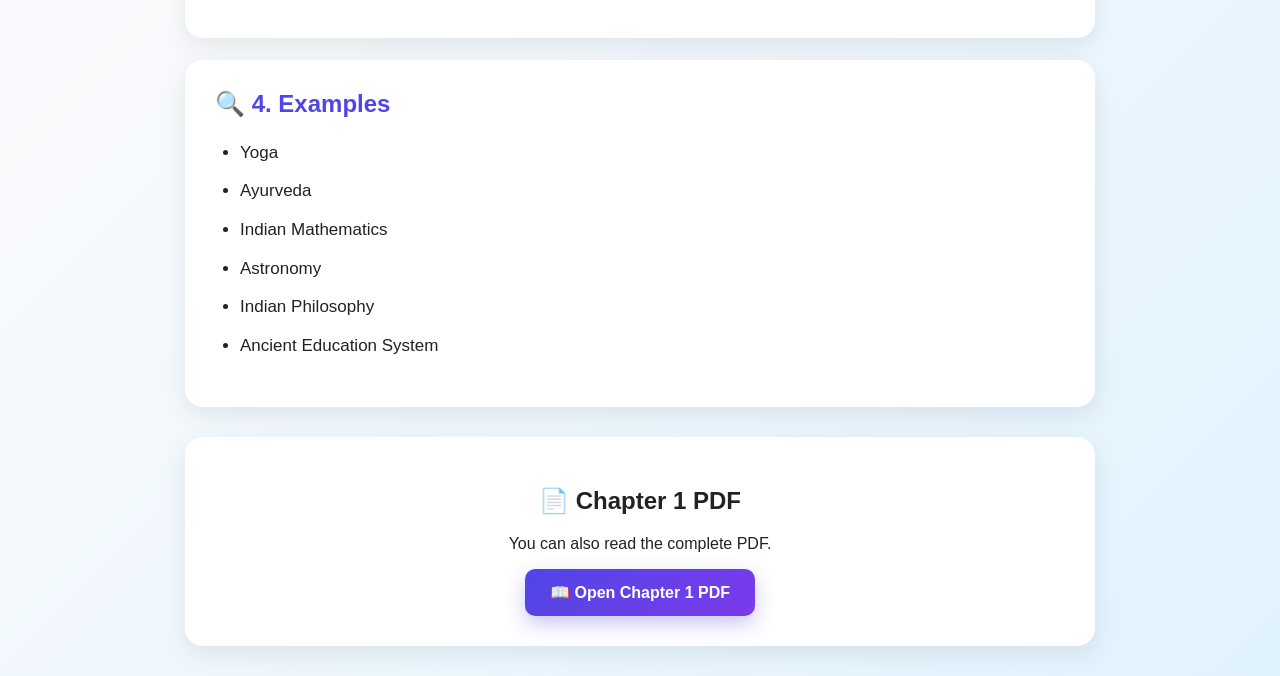
<file: iks-chapter-1.html>
<!DOCTYPE html>
<html lang="en">

<head>

    <meta charset="UTF-8">

    <meta name="viewport"
          content="width=device-width, initial-scale=1.0">

    <title>Chapter 1 - Indian Knowledge System</title>


    <style>

        * {
            box-sizing: border-box;
        }


        body {
            margin: 0;
            font-family: Arial, sans-serif;

            background:
                linear-gradient(
                    135deg,
                    #eef2ff,
                    #f8fafc,
                    #e0f2fe
                );

            color: #222;
        }


        /* MAIN CONTAINER */

        .container {
            max-width: 950px;
            margin: auto;
            padding: 30px 20px;
        }


        /* BACK BUTTON */

        .back-button {
            display: inline-block;

            background: #111827;
            color: white;

            text-decoration: none;

            padding: 11px 20px;

            border-radius: 10px;

            margin-bottom: 25px;

            transition: 0.3s;

            animation: slideLeft 0.7s ease;
        }


        .back-button:hover {
            transform: translateX(-5px);
            background: #4f46e5;
        }


        /* HEADER */

        .header {
            text-align: center;

            padding: 30px 20px;

            margin-bottom: 25px;

            border-radius: 20px;

            background:
                linear-gradient(
                    135deg,
                    #4f46e5,
                    #7c3aed,
                    #2563eb
                );

            color: white;

            box-shadow:
                0 15px 35px rgba(79, 70, 229, 0.25);

            animation: fadeDown 1s ease;
        }


        .header .chapter-number {
            font-size: 15px;

            letter-spacing: 3px;

            opacity: 0.9;

            margin-bottom: 10px;
        }


        .header h1 {
            margin: 0;

            font-size: 36px;

            animation: zoomIn 1s ease;
        }


        .header p {
            margin-top: 12px;

            font-size: 17px;

            opacity: 0.9;
        }


        /* CONTENT CARD */

        .content-card {
            background: white;

            padding: 30px;

            margin-bottom: 22px;

            border-radius: 18px;

            box-shadow:
                0 8px 25px rgba(0, 0, 0, 0.08);

            animation: fadeUp 0.9s ease;

            transition: 0.3s;
        }


        .content-card:hover {
            transform: translateY(-5px);

            box-shadow:
                0 15px 35px rgba(0, 0, 0, 0.12);
        }


        .content-card h2 {
            margin-top: 0;

            color: #4f46e5;

            font-size: 24px;
        }


        .content-card p {
            font-size: 17px;

            line-height: 1.8;

            color: #444;
        }


        /* IMPORTANT BOX */

        .important-box {
            background:
                linear-gradient(
                    135deg,
                    #eef2ff,
                    #e0e7ff
                );

            border-left: 5px solid #4f46e5;

            padding: 20px;

            border-radius: 12px;

            margin-top: 20px;

            animation: fadeUp 1s ease;
        }


        .important-box h3 {
            margin-top: 0;

            color: #3730a3;
        }


        /* LIST */

        .content-card ul {
            padding-left: 25px;
        }


        .content-card li {
            font-size: 17px;

            line-height: 1.8;

            margin-bottom: 8px;

            transition: 0.2s;
        }


        .content-card li:hover {
            transform: translateX(5px);

            color: #4f46e5;
        }


        /* PDF BUTTON */

        .pdf-area {
            text-align: center;

            margin-top: 30px;

            padding: 30px;

            background: white;

            border-radius: 18px;

            box-shadow:
                0 8px 25px rgba(0, 0, 0, 0.08);

            animation: fadeUp 1.2s ease;
        }


        .pdf-button {
            display: inline-block;

            background:
                linear-gradient(
                    135deg,
                    #4f46e5,
                    #7c3aed
                );

            color: white;

            text-decoration: none;

            padding: 14px 25px;

            border-radius: 10px;

            font-weight: bold;

            font-size: 16px;

            transition: 0.3s;

            box-shadow:
                0 8px 20px rgba(79, 70, 229, 0.3);
        }


        .pdf-button:hover {
            transform:
                translateY(-4px)
                scale(1.03);

            box-shadow:
                0 12px 28px rgba(79, 70, 229, 0.4);
        }


        /* ANIMATIONS */


        @keyframes fadeDown {

            from {
                opacity: 0;
                transform: translateY(-30px);
            }

            to {
                opacity: 1;
                transform: translateY(0);
            }

        }


        @keyframes fadeUp {

            from {
                opacity: 0;
                transform: translateY(35px);
            }

            to {
                opacity: 1;
                transform: translateY(0);
            }

        }


        @keyframes slideLeft {

            from {
                opacity: 0;
                transform: translateX(-30px);
            }

            to {
                opacity: 1;
                transform: translateX(0);
            }

        }


        @keyframes zoomIn {

            from {
                opacity: 0;
                transform: scale(0.7);
            }

            to {
                opacity: 1;
                transform: scale(1);
            }

        }


        /* MOBILE */

        @media (max-width: 600px) {

            .container {
                padding: 20px 12px;
            }

            .header h1 {
                font-size: 28px;
            }

            .content-card {
                padding: 22px;
            }

            .content-card h2 {
                font-size: 21px;
            }

            .content-card p,
            .content-card li {
                font-size: 16px;
            }

        }

    </style>

</head>


<body>


    <div class="container">


        <!-- BACK -->

        <a href="indian-knowledge-system.html"
           class="back-button">

            ← BACK

        </a>


        <!-- HEADER -->

        <div class="header">

            <div class="chapter-number">
                CHAPTER 01
            </div>

            <h1>
                📚 INTRODUCTION TO INDIAN KNOWLEDGE
            </h1>

            <p>
               1. Importance and Relevance of Indian Knowledge system
</p>
<p>

		2. Idea of Bharat Barsha in ancient time </p>
		<p>
3. History of Sanskrit literature </p>
		<p>
4. Sutra and Vedic literature
            </p>

        </div>


        <!-- INTRODUCTION -->

        <div class="content-card">

            <h2>
                🌟 Introduction
            </h2>

            <p>
                Indian Knowledge System (IKS) represents
                the knowledge, traditions, ideas and
                practices that developed in India over
                thousands of years.
            </p>

            <p>
                It covers many different areas including
                education, philosophy, mathematics,
                science, medicine, culture, literature
                and art.
            </p>

        </div>


        <!-- MEANING -->

        <div class="content-card">

            <h2>
                📖 1. Meaning of Indian Knowledge System
            </h2>

            <p>
                Indian Knowledge System includes various
                forms of knowledge developed through
                observation, experience, research and
                learning.
            </p>


            <div class="important-box">

                <h3>
                    💡 Important
                </h3>

                <p>
                    IKS connects traditional knowledge
                    with human life, society, nature
                    and values.
                </p>

            </div>

        </div>


        <!-- FEATURES -->

        <div class="content-card">

            <h2>
                ⭐ 2. Important Features
            </h2>

            <ul>

                <li>
                    Long historical tradition
                </li>

                <li>
                    Knowledge from different fields
                </li>

                <li>
                    Importance of practical knowledge
                </li>

                <li>
                    Connection between knowledge and life
                </li>

                <li>
                    Importance of values and ethics
                </li>

                <li>
                    Respect for nature and environment
                </li>

            </ul>

        </div>


        <!-- IMPORTANCE -->

        <div class="content-card">

            <h2>
                🎯 3. Importance of Indian Knowledge System
            </h2>

            <p>
                The Indian Knowledge System helps us
                understand India's intellectual,
                cultural and scientific heritage.
            </p>

            <p>
                It also provides an opportunity to
                understand traditional knowledge and
                connect it with modern education,
                research and society.
            </p>

        </div>


        <!-- EXAMPLES -->

        <div class="content-card">

            <h2>
                🔍 4. Examples
            </h2>

            <ul>

                <li>
                    Yoga
                </li>

                <li>
                    Ayurveda
                </li>

                <li>
                    Indian Mathematics
                </li>

                <li>
                    Astronomy
                </li>

                <li>
                    Indian Philosophy
                </li>

                <li>
                    Ancient Education System
                </li>

            </ul>

        </div>


        <!-- PDF -->

        <div class="pdf-area">

            <h2>
                📄 Chapter 1 PDF
            </h2>

            <p>
                You can also read the complete PDF.
            </p>

            <a href="materials/IKS-Chapter-1.pdf"
               target="_blank"
               class="pdf-button">

                📖 Open Chapter 1 PDF

            </a>

        </div>


    </div>


</body>

</html>
</file>
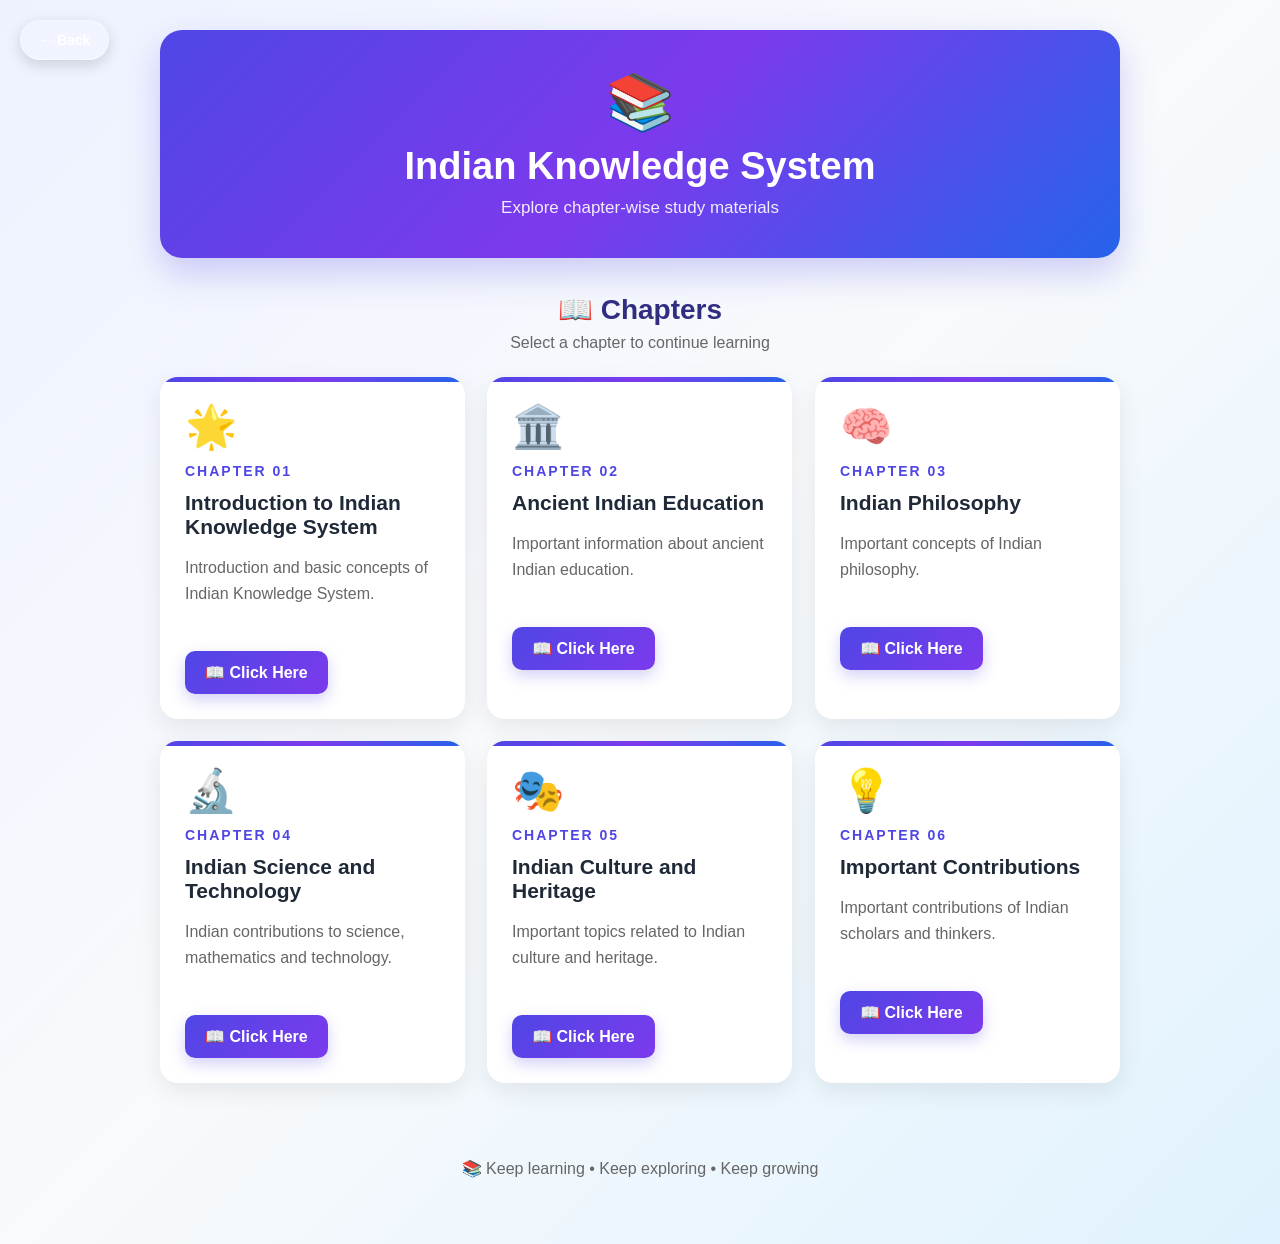
<file: indian-knowledge-system.html>
<!DOCTYPE html>
<html lang="en">

<head>

    <meta charset="UTF-8">

    <meta name="viewport"
          content="width=device-width, initial-scale=1.0">

    <title>Indian Knowledge System</title>

    <style>

        * {
            box-sizing: border-box;
        }

        body {
            margin: 0;
            font-family: Arial, sans-serif;

            background:
                linear-gradient(
                    135deg,
                    #eef2ff,
                    #f8fafc,
                    #e0f2fe
                );

            color: #222;
        }


        /* MAIN CONTAINER */

        .container {
            max-width: 1000px;
            margin: auto;
            padding: 30px 20px;
        }


      /* =========================
   ANIMATED BACK BUTTON
========================= */

.back-button {
    position: absolute;
    left: 20px;
    top: 20px;

    display: inline-flex;
    align-items: center;
    gap: 10px;

    padding: 11px 18px;

    border-radius: 30px;

    background: rgba(255, 255, 255, 0.15);

    color: white;
    text-decoration: none;

    font-size: 14px;
    font-weight: bold;

    border: 1px solid rgba(255, 255, 255, 0.35);

    backdrop-filter: blur(10px);

    box-shadow: 0 5px 15px rgba(0, 0, 0, 0.15);

    transition:
        transform 0.35s ease,
        background 0.35s ease,
        color 0.35s ease,
        box-shadow 0.35s ease;

    animation: backButtonAppear 0.8s ease;
}


/* Arrow */

.back-arrow {
    display: inline-flex;

    align-items: center;
    justify-content: center;

    width: 28px;
    height: 28px;

    border-radius: 50%;

    background: rgba(255, 255, 255, 0.2);

    font-size: 18px;

    transition:
        transform 0.35s ease,
        background 0.35s ease;
}


/* Hover */

.back-button:hover {
    background: white;

    color: #4f46e5;

    transform:
        translateX(-5px)
        scale(1.03);

    box-shadow:
        0 10px 25px rgba(0, 0, 0, 0.2);
}


/* Arrow hover animation */

.back-button:hover .back-arrow {
    transform: translateX(-5px);

    background: #eef2ff;
}


/* Click animation */

.back-button:active {
    transform:
        translateX(-2px)
        scale(0.97);
}


/* Opening animation */

@keyframes backButtonAppear {

    from {
        opacity: 0;

        transform:
            translateX(-40px)
            scale(0.9);
    }

    to {
        opacity: 1;

        transform:
            translateX(0)
            scale(1);
    }
}


/* Mobile */

@media (max-width: 600px) {

    .back-button {
        left: 12px;
        top: 12px;

        padding: 8px 13px;

        font-size: 12px;
    }

    .back-arrow {
        width: 24px;
        height: 24px;

        font-size: 16px;
    }
}


        /* HEADER */

        .header {
            text-align: center;

            padding: 40px 20px;

            margin-bottom: 35px;

            border-radius: 22px;

            background:
                linear-gradient(
                    135deg,
                    #4f46e5,
                    #7c3aed,
                    #2563eb
                );

            color: white;

            box-shadow:
                0 15px 35px rgba(79, 70, 229, 0.25);

            animation: fadeDown 1s ease;
        }


        .header-icon {
            font-size: 55px;

            display: inline-block;

            animation: floating 2.5s ease-in-out infinite;
        }


        .header h1 {
            margin: 10px 0;

            font-size: 38px;

            animation: zoomIn 1s ease;
        }


        .header p {
            margin: 0;

            font-size: 17px;

            opacity: 0.9;
        }


        /* CHAPTER TITLE */

        .section-title {
            text-align: center;

            margin-bottom: 25px;

            animation: fadeUp 0.8s ease;
        }


        .section-title h2 {
            margin: 0;

            color: #312e81;

            font-size: 28px;
        }


        .section-title p {
            color: #666;

            margin-top: 8px;
        }


        /* CHAPTER GRID */

        .chapters {
            display: grid;

            grid-template-columns:
                repeat(auto-fit, minmax(280px, 1fr));

            gap: 22px;
        }


        /* CHAPTER CARD */

        .chapter {
            position: relative;

            background: white;

            padding: 25px;

            border-radius: 18px;

            box-shadow:
                0 8px 25px rgba(0, 0, 0, 0.08);

            overflow: hidden;

            transition:
                transform 0.35s ease,
                box-shadow 0.35s ease;

            animation: cardAppear 0.8s ease both;
        }


        /* Different animation delays */

        .chapter:nth-child(1) {
            animation-delay: 0.1s;
        }

        .chapter:nth-child(2) {
            animation-delay: 0.2s;
        }

        .chapter:nth-child(3) {
            animation-delay: 0.3s;
        }

        .chapter:nth-child(4) {
            animation-delay: 0.4s;
        }

        .chapter:nth-child(5) {
            animation-delay: 0.5s;
        }

        .chapter:nth-child(6) {
            animation-delay: 0.6s;
        }


        /* CARD HOVER */

        .chapter:hover {
            transform:
                translateY(-10px)
                scale(1.02);

            box-shadow:
                0 18px 40px rgba(0, 0, 0, 0.15);
        }


        /* TOP DECORATION */

        .chapter::before {
            content: "";

            position: absolute;

            top: 0;
            left: 0;

            width: 100%;
            height: 5px;

            background:
                linear-gradient(
                    90deg,
                    #4f46e5,
                    #7c3aed,
                    #2563eb
                );
        }


        /* CHAPTER NUMBER */

        .chapter-number {
            color: #4f46e5;

            font-weight: bold;

            font-size: 14px;

            letter-spacing: 2px;

            margin-bottom: 12px;
        }


        /* CHAPTER ICON */

        .chapter-icon {
            font-size: 42px;

            margin-bottom: 12px;

            display: inline-block;

            transition: 0.3s;
        }


        .chapter:hover .chapter-icon {
            transform:
                rotate(-8deg)
                scale(1.15);
        }


        /* CHAPTER HEADING */

        .chapter h2 {
            margin: 0 0 12px;

            font-size: 21px;

            color: #1f2937;
        }


        /* DESCRIPTION */

        .chapter p {
            color: #666;

            line-height: 1.6;

            font-size: 16px;

            min-height: 70px;
        }


        /* BUTTON */

        .chapter-button {
            display: inline-block;

            margin-top: 10px;

            background:
                linear-gradient(
                    135deg,
                    #4f46e5,
                    #7c3aed
                );

            color: white;

            text-decoration: none;

            padding: 12px 20px;

            border-radius: 10px;

            font-weight: bold;

            transition: 0.3s;

            box-shadow:
                0 6px 15px rgba(79, 70, 229, 0.25);
        }


        .chapter-button:hover {
            transform:
                translateY(-3px)
                scale(1.04);

            box-shadow:
                0 10px 25px rgba(79, 70, 229, 0.4);
        }


        /* FOOTER */

        .footer {
            text-align: center;

            margin-top: 40px;

            padding: 20px;

            color: #666;

            animation: fadeUp 1.5s ease;
        }


        /* ANIMATIONS */


        @keyframes fadeDown {

            from {
                opacity: 0;

                transform:
                    translateY(-35px);
            }

            to {
                opacity: 1;

                transform:
                    translateY(0);
            }

        }


        @keyframes fadeUp {

            from {
                opacity: 0;

                transform:
                    translateY(30px);
            }

            to {
                opacity: 1;

                transform:
                    translateY(0);
            }

        }


        @keyframes slideLeft {

            from {
                opacity: 0;

                transform:
                    translateX(-30px);
            }

            to {
                opacity: 1;

                transform:
                    translateX(0);
            }

        }


        @keyframes zoomIn {

            from {
                opacity: 0;

                transform:
                    scale(0.7);
            }

            to {
                opacity: 1;

                transform:
                    scale(1);
            }

        }


        @keyframes floating {

            0%,
            100% {
                transform:
                    translateY(0);
            }

            50% {
                transform:
                    translateY(-10px);
            }

        }


        @keyframes cardAppear {

            from {
                opacity: 0;

                transform:
                    translateY(45px)
                    scale(0.95);
            }

            to {
                opacity: 1;

                transform:
                    translateY(0)
                    scale(1);
            }

        }


        /* MOBILE */

        @media (max-width: 600px) {

            .container {
                padding: 20px 12px;
            }

            .header {
                padding: 30px 15px;
            }

            .header h1 {
                font-size: 29px;
            }

            .header-icon {
                font-size: 45px;
            }

            .chapter {
                padding: 22px;
            }

        }

    </style>

</head>


<body>


    <div class="container">


        <!-- BACK BUTTON -->

        <a href="./study-materials.html"
           class="back-button">

            ← Back

        </a>


        <!-- HEADER -->

        <div class="header">

            <div class="header-icon">
                📚
            </div>

            <h1>
                Indian Knowledge System
            </h1>

            <p>
                Explore chapter-wise study materials
            </p>

        </div>


        <!-- SECTION TITLE -->

        <div class="section-title">

            <h2>
                📖 Chapters
            </h2>

            <p>
                Select a chapter to continue learning
            </p>

        </div>


        <!-- CHAPTERS -->

        <div class="chapters">


            <!-- CHAPTER 01 -->

            <div class="chapter">

                <div class="chapter-icon">
                    🌟
                </div>

                <div class="chapter-number">
                    CHAPTER 01
                </div>

                <h2>
                    Introduction to Indian Knowledge System
                </h2>

                <p>
                    Introduction and basic concepts of
                    Indian Knowledge System.
                </p>

                <a href="iks-chapter-1.html"
                   class="chapter-button">

                    📖 Click Here

                </a>

            </div>


            <!-- CHAPTER 02 -->

            <div class="chapter">

                <div class="chapter-icon">
                    🏛️
                </div>

                <div class="chapter-number">
                    CHAPTER 02
                </div>

                <h2>
                    Ancient Indian Education
                </h2>

                <p>
                    Important information about ancient
                    Indian education.
                </p>

                <a href="./materials/IKS-Chapter-2.pdf"
                   target="_blank"
                   class="chapter-button">

                    📖 Click Here

                </a>

            </div>


            <!-- CHAPTER 03 -->

            <div class="chapter">

                <div class="chapter-icon">
                    🧠
                </div>

                <div class="chapter-number">
                    CHAPTER 03
                </div>

                <h2>
                    Indian Philosophy
                </h2>

                <p>
                    Important concepts of Indian
                    philosophy.
                </p>

                <a href="./materials/IKS-Chapter-3.pdf"
                   target="_blank"
                   class="chapter-button">

                    📖 Click Here

                </a>

            </div>


            <!-- CHAPTER 04 -->

            <div class="chapter">

                <div class="chapter-icon">
                    🔬
                </div>

                <div class="chapter-number">
                    CHAPTER 04
                </div>

                <h2>
                    Indian Science and Technology
                </h2>

                <p>
                    Indian contributions to science,
                    mathematics and technology.
                </p>

                <a href="./materials/IKS-Chapter-4.pdf"
                   target="_blank"
                   class="chapter-button">

                    📖 Click Here

                </a>

            </div>


            <!-- CHAPTER 05 -->

            <div class="chapter">

                <div class="chapter-icon">
                    🎭
                </div>

                <div class="chapter-number">
                    CHAPTER 05
                </div>

                <h2>
                    Indian Culture and Heritage
                </h2>

                <p>
                    Important topics related to Indian
                    culture and heritage.
                </p>

                <a href="./materials/IKS-Chapter-5.pdf"
                   target="_blank"
                   class="chapter-button">

                    📖 Click Here

                </a>

            </div>


            <!-- CHAPTER 06 -->

            <div class="chapter">

                <div class="chapter-icon">
                    💡
                </div>

                <div class="chapter-number">
                    CHAPTER 06
                </div>

                <h2>
                    Important Contributions
                </h2>

                <p>
                    Important contributions of Indian
                    scholars and thinkers.
                </p>

                <a href="./materials/IKS-Chapter-6.pdf"
                   target="_blank"
                   class="chapter-button">

                    📖 Click Here

                </a>

            </div>


        </div>


        <!-- FOOTER -->

        <div class="footer">

            <p>
                📚 Keep learning • Keep exploring • Keep growing
            </p>

        </div>


    </div>


</body>

</html>
</file>
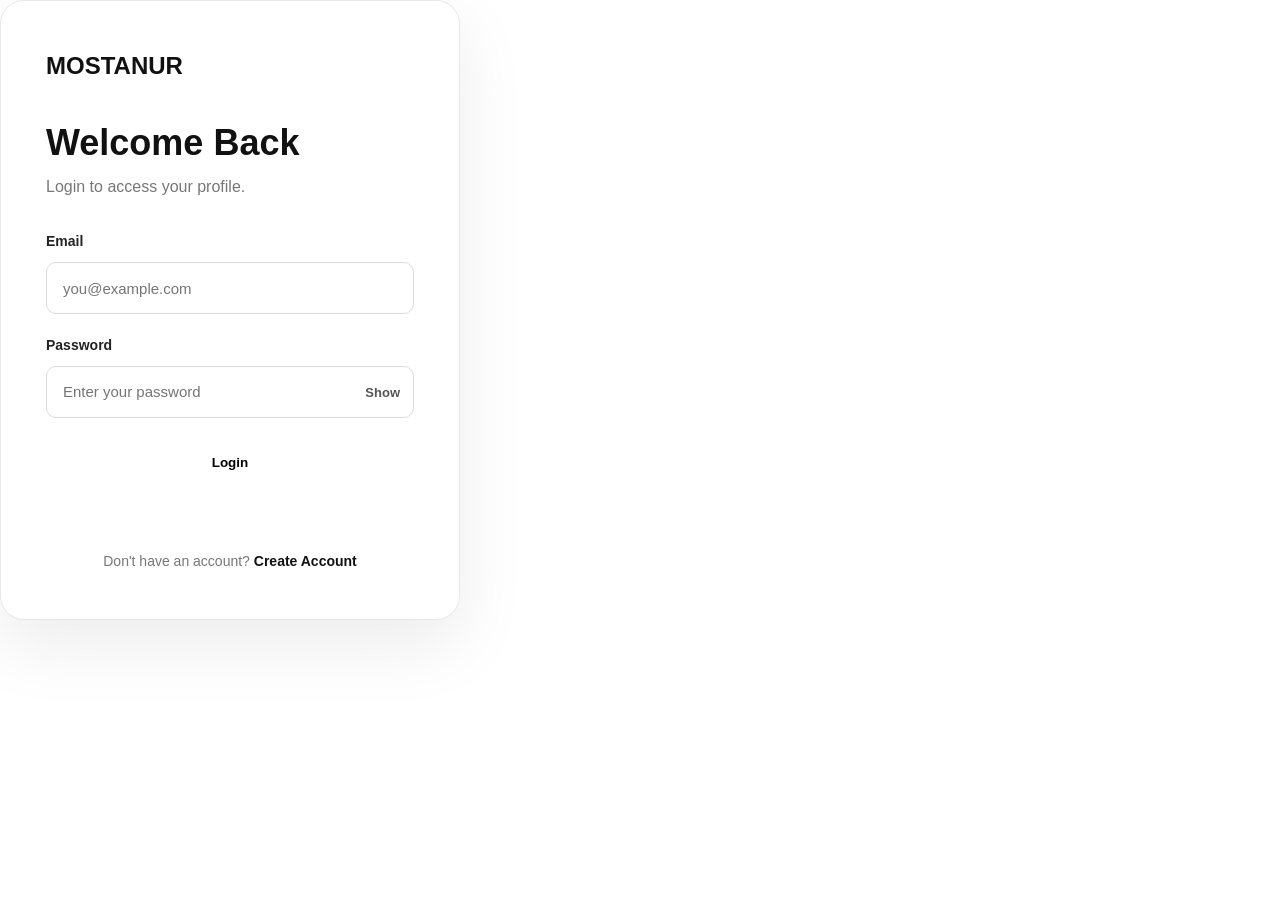
<file: login.html>
<!DOCTYPE html>
<html lang="en">
<head>
    <meta charset="UTF-8">
    <meta name="viewport" content="width=device-width, initial-scale=1.0">
    <title>Login</title>
    <link rel="stylesheet" href="style.css">
</head>

<body>

<main class="auth-page">

    <div class="auth-card">

        <a href="index.html" class="auth-logo">MOSTANUR</a>

        <h1>Welcome Back</h1>

        <p class="auth-subtitle">
            Login to access your profile.
        </p>

        <form id="loginForm">

            <div class="form-group">
                <label for="email">Email</label>

                <input
                    type="email"
                    id="email"
                    placeholder="you@example.com"
                    required
                >
            </div>

            <div class="form-group">

                <label for="password">Password</label>

                <div class="password-wrapper">

                    <input
                        type="password"
                        id="password"
                        placeholder="Enter your password"
                        required
                    >

                    <button
                        type="button"
                        id="togglePassword"
                        class="password-toggle"
                    >
                        Show
                    </button>

                </div>

            </div>

            <button
                type="submit"
                class="button button-dark auth-button"
            >
                Login
            </button>

            <p id="loginMessage" class="form-message"></p>

        </form>

        <p class="auth-footer">
            Don't have an account?
            <a href="register.html">Create Account</a>
        </p>

    </div>

</main>

<script>
document.addEventListener("DOMContentLoaded", () => {

    const form = document.getElementById("loginForm");
    const message = document.getElementById("loginMessage");
    const togglePassword =
        document.getElementById("togglePassword");

    /* =========================
       Show / Hide Password
    ========================= */

    togglePassword.addEventListener("click", () => {

        const password =
            document.getElementById("password");

        if (password.type === "password") {

            password.type = "text";
            togglePassword.textContent = "Hide";

        } else {

            password.type = "password";
            togglePassword.textContent = "Show";

        }
    });


    /* =========================
       Login
    ========================= */

    form.addEventListener("submit", (event) => {

        event.preventDefault();

        const email =
            document.getElementById("email")
                .value
                .trim()
                .toLowerCase();

        const password =
            document.getElementById("password").value;

        const registeredUser =
            JSON.parse(
                localStorage.getItem("registeredUser")
            );

        message.textContent = "";
        message.className = "form-message";


        // No account
        if (!registeredUser) {

            message.textContent =
                "No account found. Please register first.";

            message.classList.add("error");

            return;
        }


        // Wrong login
        if (
            email !== registeredUser.email ||
            password !== registeredUser.password
        ) {

            message.textContent =
                "Incorrect email or password.";

            message.classList.add("error");

            return;
        }


        // Successful login
        localStorage.setItem(
            "loggedIn",
            "true"
        );

        localStorage.setItem(
            "userEmail",
            registeredUser.email
        );


        message.textContent =
            "Successfull....";

        message.classList.add("success");


        window.location.href = "dashboard.html";

    });

});
</script>

</body>
</html>
</file>
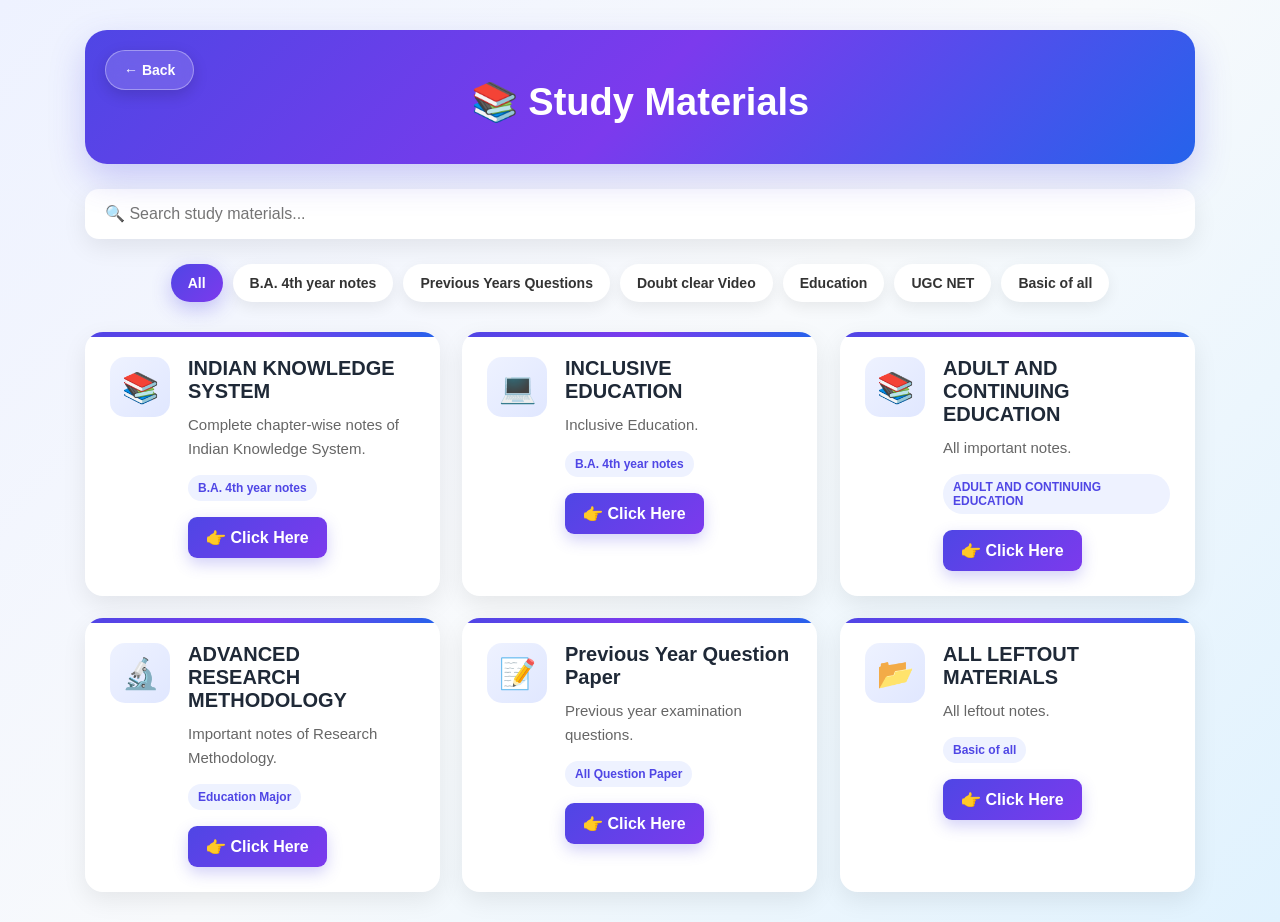
<file: study-materials.html>
<!DOCTYPE html>
<html lang="en">

<head>

    <meta charset="UTF-8">

    <meta name="viewport"
          content="width=device-width, initial-scale=1.0">

    <title>Study Materials</title>


    <style>

        * {
            box-sizing: border-box;
        }


        body {
            margin: 0;

            font-family: Arial, sans-serif;

            background:
                linear-gradient(
                    135deg,
                    #eef2ff,
                    #f8fafc,
                    #e0f2fe
                );

            color: #222;

            min-height: 100vh;
        }


        /* =========================
           MAIN PAGE
        ========================= */

        .study-page {
            max-width: 1150px;

            margin: auto;

            padding: 30px 20px;
        }


        /* =========================
           HEADER
        ========================= */

        .study-header {
            position: relative;

            text-align: center;

            padding: 40px 20px;

            margin-bottom: 25px;

            border-radius: 22px;

            background:
                linear-gradient(
                    135deg,
                    #4f46e5,
                    #7c3aed,
                    #2563eb
                );

            color: white;

            box-shadow:
                0 15px 35px rgba(79, 70, 229, 0.25);

            animation: fadeDown 0.9s ease;
        }


        .study-header h1 {
            margin: 10px 0 0;

            font-size: 38px;

            animation: zoomIn 0.9s ease;
        }


       /* =========================
   ANIMATED BACK BUTTON
========================= */

.back-button {
    position: absolute;
    left: 20px;
    top: 20px;

    display: inline-flex;
    align-items: center;
    gap: 10px;

    padding: 11px 18px;

    border-radius: 30px;

    background: rgba(255, 255, 255, 0.15);

    color: white;
    text-decoration: none;

    font-size: 14px;
    font-weight: bold;

    border: 1px solid rgba(255, 255, 255, 0.35);

    backdrop-filter: blur(10px);

    box-shadow: 0 5px 15px rgba(0, 0, 0, 0.15);

    transition:
        transform 0.35s ease,
        background 0.35s ease,
        color 0.35s ease,
        box-shadow 0.35s ease;

    animation: backButtonAppear 0.8s ease;
}


/* Arrow */

.back-arrow {
    display: inline-flex;

    align-items: center;
    justify-content: center;

    width: 28px;
    height: 28px;

    border-radius: 50%;

    background: rgba(255, 255, 255, 0.2);

    font-size: 18px;

    transition:
        transform 0.35s ease,
        background 0.35s ease;
}


/* Hover */

.back-button:hover {
    background: white;

    color: #4f46e5;

    transform:
        translateX(-5px)
        scale(1.03);

    box-shadow:
        0 10px 25px rgba(0, 0, 0, 0.2);
}


/* Arrow hover animation */

.back-button:hover .back-arrow {
    transform: translateX(-5px);

    background: #eef2ff;
}


/* Click animation */

.back-button:active {
    transform:
        translateX(-2px)
        scale(0.97);
}


/* Opening animation */

@keyframes backButtonAppear {

    from {
        opacity: 0;

        transform:
            translateX(-40px)
            scale(0.9);
    }

    to {
        opacity: 1;

        transform:
            translateX(0)
            scale(1);
    }
}


/* Mobile */

@media (max-width: 600px) {

    .back-button {
        left: 12px;
        top: 12px;

        padding: 8px 13px;

        font-size: 12px;
    }

    .back-arrow {
        width: 24px;
        height: 24px;

        font-size: 16px;
    }
}

        /* =========================
           SEARCH
        ========================= */

        .study-search-box {
            margin-bottom: 25px;

            animation: fadeUp 0.8s ease;
        }


        .study-search-box input {
            width: 100%;

            padding: 16px 20px;

            border: none;

            outline: none;

            border-radius: 14px;

            background: white;

            font-size: 16px;

            box-shadow:
                0 8px 25px rgba(0, 0, 0, 0.08);

            transition: 0.3s;
        }


        .study-search-box input:focus {
            transform: translateY(-3px);

            box-shadow:
                0 12px 30px rgba(79, 70, 229, 0.18);

            outline: 2px solid #4f46e5;
        }


        /* =========================
           CATEGORIES
        ========================= */

        .study-categories {
            display: flex;

            flex-wrap: wrap;

            justify-content: center;

            gap: 10px;

            margin-bottom: 30px;

            animation: fadeUp 1s ease;
        }


        .category-btn {
            border: none;

            cursor: pointer;

            padding: 11px 17px;

            border-radius: 25px;

            background: white;

            color: #333;

            font-size: 14px;

            font-weight: bold;

            box-shadow:
                0 5px 15px rgba(0, 0, 0, 0.07);

            transition: 0.3s;
        }


        .category-btn:hover {
            transform:
                translateY(-3px)
                scale(1.03);

            color: #4f46e5;
        }


        .category-btn.active {
            background:
                linear-gradient(
                    135deg,
                    #4f46e5,
                    #7c3aed
                );

            color: white;

            box-shadow:
                0 7px 20px rgba(79, 70, 229, 0.3);
        }


        /* =========================
           MATERIAL GRID
        ========================= */

        .study-material-grid {
            display: grid;

            grid-template-columns:
                repeat(auto-fit, minmax(290px, 1fr));

            gap: 22px;
        }


        /* =========================
           MATERIAL CARD
        ========================= */

        .material-card {
            position: relative;

            display: flex;

            align-items: flex-start;

            gap: 18px;

            background: white;

            padding: 25px;

            border-radius: 18px;

            overflow: hidden;

            box-shadow:
                0 8px 25px rgba(0, 0, 0, 0.08);

            transition:
                transform 0.35s ease,
                box-shadow 0.35s ease;

            animation: cardAppear 0.8s ease both;
        }


        /* Staggered animation */

        .material-card:nth-child(1) {
            animation-delay: 0.1s;
        }

        .material-card:nth-child(2) {
            animation-delay: 0.2s;
        }

        .material-card:nth-child(3) {
            animation-delay: 0.3s;
        }

        .material-card:nth-child(4) {
            animation-delay: 0.4s;
        }

        .material-card:nth-child(5) {
            animation-delay: 0.5s;
        }

        .material-card:nth-child(6) {
            animation-delay: 0.6s;
        }


        /* Top gradient line */

        .material-card::before {
            content: "";

            position: absolute;

            top: 0;
            left: 0;

            width: 100%;
            height: 5px;

            background:
                linear-gradient(
                    90deg,
                    #4f46e5,
                    #7c3aed,
                    #2563eb
                );
        }


        /* Hover */

        .material-card:hover {
            transform:
                translateY(-9px)
                scale(1.01);

            box-shadow:
                0 18px 40px rgba(0, 0, 0, 0.14);
        }


        /* =========================
           ICON
        ========================= */

        .material-icon {
            min-width: 60px;

            height: 60px;

            display: flex;

            align-items: center;

            justify-content: center;

            border-radius: 15px;

            background:
                linear-gradient(
                    135deg,
                    #eef2ff,
                    #e0e7ff
                );

            font-size: 30px;

            transition: 0.3s;
        }


        .material-card:hover .material-icon {
            transform:
                rotate(-8deg)
                scale(1.12);
        }


        /* =========================
           CONTENT
        ========================= */

        .material-content {
            flex: 1;
        }


        .material-content h3 {
            margin: 0 0 10px;

            font-size: 20px;

            color: #1f2937;
        }


        .material-content p {
            margin: 0 0 14px;

            color: #666;

            line-height: 1.6;

            font-size: 15px;
        }


        /* =========================
           MATERIAL TYPE
        ========================= */

        .material-type {
            display: inline-block;

            margin-bottom: 16px;

            padding: 6px 10px;

            border-radius: 20px;

            background: #eef2ff;

            color: #4f46e5;

            font-size: 12px;

            font-weight: bold;
        }


        /* =========================
           CLICK HERE BUTTON
        ========================= */

        .material-download {
            display: block;

            width: fit-content;

            background:
                linear-gradient(
                    135deg,
                    #4f46e5,
                    #7c3aed
                );

            color: white;

            text-decoration: none;

            padding: 11px 18px;

            border-radius: 9px;

            font-weight: bold;

            transition: 0.3s;

            box-shadow:
                0 6px 15px rgba(79, 70, 229, 0.25);
        }


        .material-download:hover {
            transform:
                translateY(-3px)
                scale(1.04);

            box-shadow:
                0 10px 25px rgba(79, 70, 229, 0.4);
        }


        /* =========================
           NO MATERIALS
        ========================= */

        .no-materials {
            text-align: center;

            background: white;

            padding: 25px;

            border-radius: 15px;

            color: #666;

            box-shadow:
                0 8px 20px rgba(0, 0, 0, 0.07);
        }


        /* =========================
           ANIMATIONS
        ========================= */

        @keyframes fadeDown {

            from {
                opacity: 0;

                transform:
                    translateY(-35px);
            }

            to {
                opacity: 1;

                transform:
                    translateY(0);
            }

        }


        @keyframes fadeUp {

            from {
                opacity: 0;

                transform:
                    translateY(30px);
            }

            to {
                opacity: 1;

                transform:
                    translateY(0);
            }

        }


        @keyframes slideLeft {

            from {
                opacity: 0;

                transform:
                    translateX(-30px);
            }

            to {
                opacity: 1;

                transform:
                    translateX(0);
            }

        }


        @keyframes zoomIn {

            from {
                opacity: 0;

                transform:
                    scale(0.7);
            }

            to {
                opacity: 1;

                transform:
                    scale(1);
            }

        }


        @keyframes cardAppear {

            from {
                opacity: 0;

                transform:
                    translateY(45px)
                    scale(0.95);
            }

            to {
                opacity: 1;

                transform:
                    translateY(0)
                    scale(1);
            }

        }


        /* =========================
           MOBILE
        ========================= */

        @media (max-width: 650px) {

            .study-page {
                padding: 20px 12px;
            }


            .study-header {
                padding: 80px 15px 30px;
            }


            .study-header h1 {
                font-size: 29px;
            }


            .back-button {
                left: 15px;
                top: 15px;
            }


            .study-material-grid {
                grid-template-columns: 1fr;
            }


            .material-card {
                padding: 20px;
            }


            .material-content h3 {
                font-size: 18px;
            }

        }

    </style>

</head>


<body>


    <main class="study-page">


        <!-- =========================
             HEADER
        ========================= -->

        <div class="study-header">


            <a href="dashboard.html"
               class="back-button">

                ← Back

            </a>


            <h1>
                📚 Study Materials
            </h1>


        </div>


        <!-- =========================
             SEARCH
        ========================= -->

        <div class="study-search-box">

            <input
                type="text"
                id="materialSearch"
                placeholder="🔍 Search study materials..."
            >

        </div>


        <!-- =========================
             CATEGORIES
        ========================= -->

        <div class="study-categories">


            <button
                class="category-btn active"
                data-category="all">

                All

            </button>


            <button
                class="category-btn"
                data-category="B.A. 4th Year notes">

                B.A. 4th year notes

            </button>


            <button
                class="category-btn"
                data-category="Previous Years questions">

                Previous Years Questions

            </button>


            <button
                class="category-btn"
                data-category="Doubt clear video">

                Doubt clear Video

            </button>


            <button
                class="category-btn"
                data-category="Education">

                Education

            </button>


            <button
                class="category-btn"
                data-category="UGC NET">

                UGC NET

            </button>


            <button
                class="category-btn"
                data-category="Basic of all">

                Basic of all

            </button>


        </div>


        <!-- =========================
             MATERIALS
        ========================= -->

        <div
            class="study-material-grid"
            id="materialGrid">


            <!-- INDIAN KNOWLEDGE SYSTEM -->

            <div
                class="material-card"
                data-category="B.A. 4th Year notes">


                <div class="material-icon">
                    📚
                </div>


                <div class="material-content">

                    <h3>
                        INDIAN KNOWLEDGE SYSTEM
                    </h3>


                    <p>
                        Complete chapter-wise notes of
                        Indian Knowledge System.
                    </p>


                    <span class="material-type">
                        B.A. 4th year notes
                    </span>


                    <a
                        href="indian-knowledge-system.html"
                        class="material-download">

                        👉 Click Here

                    </a>

                </div>

            </div>


            <!-- INCLUSIVE EDUCATION -->

            <div
                class="material-card"
                data-category="B.A. 4th Year notes">


                <div class="material-icon">
                    💻
                </div>


                <div class="material-content">

                    <h3>
                        INCLUSIVE EDUCATION
                    </h3>


                    <p>
                        Inclusive Education.
                    </p>


                    <span class="material-type">
                        B.A. 4th year notes
                    </span>


                    <a
                        href="materials/Inclusive-Education.pdf"
                        class="material-download"
                        target="_blank">

                        👉 Click Here

                    </a>

                </div>

            </div>


            <!-- ADULT AND CONTINUING EDUCATION -->

            <div
                class="material-card"
                data-category="Education">


                <div class="material-icon">
                    📚
                </div>


                <div class="material-content">

                    <h3>
                        ADULT AND CONTINUING EDUCATION
                    </h3>


                    <p>
                        All important notes.
                    </p>


                    <span class="material-type">
                        ADULT AND CONTINUING EDUCATION
                    </span>


                    <a
                        href="materials/Adult-and-Continuing-Education.pdf"
                        class="material-download"
                        target="_blank">

                        👉 Click Here

                    </a>

                </div>

            </div>


            <!-- ADVANCED RESEARCH METHODOLOGY -->

            <div
                class="material-card"
                data-category="Education">


                <div class="material-icon">
                    🔬
                </div>


                <div class="material-content">

                    <h3>
                        ADVANCED RESEARCH METHODOLOGY
                    </h3>


                    <p>
                        Important notes of Research Methodology.
                    </p>


                    <span class="material-type">
                        Education Major
                    </span>


                    <a
                        href="materials/Advanced-Research-Methodology.pdf"
                        class="material-download"
                        target="_blank">

                        👉 Click Here

                    </a>

                </div>

            </div>


            <!-- PREVIOUS YEAR QUESTION PAPER -->

            <div
                class="material-card"
                data-category="Previous Years questions">


                <div class="material-icon">
                    📝
                </div>


                <div class="material-content">

                    <h3>
                        Previous Year Question Paper
                    </h3>


                    <p>
                        Previous year examination questions.
                    </p>


                    <span class="material-type">
                        All Question Paper
                    </span>


                    <a
                        href="materials/Previous-Year-Question-Paper.pdf"
                        class="material-download"
                        target="_blank">

                        👉 Click Here

                    </a>

                </div>

            </div>


            <!-- ALL LEFTOUT MATERIALS -->

            <div
                class="material-card"
                data-category="Basic of all">


                <div class="material-icon">
                    📂
                </div>


                <div class="material-content">

                    <h3>
                        ALL LEFTOUT MATERIALS
                    </h3>


                    <p>
                        All leftout notes.
                    </p>


                    <span class="material-type">
                        Basic of all
                    </span>


                    <a
                        href="materials/All-Leftout-Materials.pdf"
                        class="material-download"
                        target="_blank">

                        👉 Click Here

                    </a>

                </div>

            </div>


        </div>


        <!-- NO MATERIALS -->

        <p
            id="noMaterials"
            class="no-materials"
            style="display:none;">

            No study materials found.

        </p>


    </main>


    <!-- =========================
         SEARCH & CATEGORY SCRIPT
    ========================= -->

    <script>

        const searchInput =
            document.getElementById("materialSearch");


        const cards =
            document.querySelectorAll(".material-card");


        const categoryButtons =
            document.querySelectorAll(".category-btn");


        const noMaterials =
            document.getElementById("noMaterials");


        let selectedCategory = "all";


        function filterMaterials() {

            const searchText =
                searchInput.value.toLowerCase();


            let visibleCount = 0;


            cards.forEach(card => {

                const text =
                    card.innerText.toLowerCase();


                const category =
                    card.dataset.category;


                const matchesSearch =
                    text.includes(searchText);


                const matchesCategory =
                    selectedCategory === "all" ||
                    category === selectedCategory;


                if (
                    matchesSearch &&
                    matchesCategory
                ) {

                    card.style.display = "flex";

                    visibleCount++;

                } else {

                    card.style.display = "none";

                }

            });


            noMaterials.style.display =
                visibleCount === 0
                    ? "block"
                    : "none";

        }


        /* SEARCH */

        searchInput.addEventListener(
            "input",
            filterMaterials
        );


        /* CATEGORY BUTTONS */

        categoryButtons.forEach(button => {

            button.addEventListener(
                "click",
                () => {

                    categoryButtons.forEach(btn => {

                        btn.classList.remove("active");

                    });


                    button.classList.add("active");


                    selectedCategory =
                        button.dataset.category;


                    filterMaterials();

                }
            );

        });

    </script>


</body>

</html>
</file>
<file: style.css>
```css
/* =========================================================
   GLOBAL SETTINGS
========================================================= */

:root {
    --black: #111111;
    --dark: #1a1a1a;
    --white: #ffffff;

    --gray-100: #f7f7f7;
    --gray-200: #eeeeee;
    --gray-300: #dddddd;
    --gray-500: #777777;
    --gray-600: #666666;

    --border: #e5e5e5;

    --radius: 18px;

    --shadow:
        0 20px 60px rgba(0, 0, 0, 0.08);

    --transition:
        all 0.35s ease;
}


/* =========================================================
   RESET
========================================================= */

* {
    margin: 0;
    padding: 0;
    box-sizing: border-box;
}


html {
    scroll-behavior: smooth;
}


body {
    font-family: "Inter", Arial, sans-serif;

    color: var(--black);

    background: var(--white);

    line-height: 1.7;

    overflow-x: hidden;
}


a {
    text-decoration: none;

    color: inherit;
}


button {
    font-family: inherit;
}


.container {
    width: 90%;

    max-width: 1250px;

    margin: auto;
}


/* =========================================================
   HEADER
========================================================= */

.header {
    position: fixed;

    top: 0;
    left: 0;

    width: 100%;

    height: 78px;

    z-index: 1000;

    background: rgba(255, 255, 255, 0.86);

    backdrop-filter: blur(18px);

    -webkit-backdrop-filter: blur(18px);

    border-bottom: 1px solid rgba(0, 0, 0, 0.06);

    transition: var(--transition);
}


.header.scrolled {
    box-shadow:
        0 10px 40px rgba(0, 0, 0, 0.06);
}


.nav-container {
    height: 100%;

    display: flex;

    align-items: center;

    justify-content: space-between;
}


/* =========================================================
   LOGO
========================================================= */

.logo {
    font-size: 1.45rem;

    font-weight: 800;

    letter-spacing: -0.06em;

    position: relative;
}


.logo span {
    color: var(--gray-500);
}


.logo::after {
    content: "";

    position: absolute;

    left: 0;

    bottom: -5px;

    width: 0;

    height: 2px;

    background: var(--black);

    transition: 0.35s ease;
}


.logo:hover::after {
    width: 100%;
}


/* =========================================================
   NAVIGATION
========================================================= */

.navigation {
    display: flex;

    align-items: center;

    gap: 30px;
}


.nav-link {
    position: relative;

    font-size: 0.86rem;

    font-weight: 500;

    color: var(--gray-600);

    transition: var(--transition);
}


.nav-link:hover,
.nav-link.active {
    color: var(--black);
}


.nav-link::after {
    content: "";

    position: absolute;

    left: 50%;

    bottom: -8px;

    width: 0;

    height: 1px;

    background: var(--black);

    transform: translateX(-50%);

    transition: 0.3s ease;
}


.nav-link:hover::after,
.nav-link.active::after {
    width: 100%;
}


/* =========================================================
   LOGIN
========================================================= */

.login-link {
    font-size: 0.86rem;

    font-weight: 600;

    margin-left: 8px;

    transition: var(--transition);
}


.login-link:hover {
    opacity: 0.55;
}


/* =========================================================
   REGISTER BUTTON
========================================================= */

.register-button {
    display: inline-flex;

    align-items: center;

    justify-content: center;

    min-height: 42px;

    padding: 0 18px;

    color: var(--white);

    background: var(--black);

    border-radius: 10px;

    font-size: 0.82rem;

    font-weight: 600;

    transition: var(--transition);
}


.register-button:hover {
    transform: translateY(-3px);

    box-shadow:
        0 10px 25px rgba(0, 0, 0, 0.15);
}


/* =========================================================
   MOBILE MENU BUTTON
========================================================= */

.menu-button {
    display: none;

    width: 42px;

    height: 42px;

    border: 1px solid var(--border);

    background: var(--white);

    border-radius: 10px;

    cursor: pointer;

    align-items: center;

    justify-content: center;

    flex-direction: column;

    gap: 5px;
}


.menu-button span {
    width: 19px;

    height: 2px;

    background: var(--black);

    transition: 0.3s ease;
}


/* =========================================================
   HERO
========================================================= */

.hero {
    min-height: 100vh;

    position: relative;

    display: flex;

    align-items: center;

    padding:
        140px
        0
        100px;

    overflow: hidden;

    background:
        linear-gradient(
            135deg,
            #ffffff 0%,
            #fafafa 100%
        );
}


/* =========================================================
   HERO BACKGROUND
========================================================= */

.hero-background {
    position: absolute;

    inset: 0;

    pointer-events: none;

    overflow: hidden;
}


.gradient-circle {
    position: absolute;

    border-radius: 50%;

    filter: blur(2px);

    opacity: 0.65;

    animation:
        moveCircle 12s ease-in-out infinite;
}


.circle-one {
    width: 420px;

    height: 420px;

    background:
        radial-gradient(
            circle,
            rgba(0, 0, 0, 0.06),
            transparent 70%
        );

    top: -120px;

    right: -100px;
}


.circle-two {
    width: 350px;

    height: 350px;

    background:
        radial-gradient(
            circle,
            rgba(0, 0, 0, 0.045),
            transparent 70%
        );

    bottom: -130px;

    left: -100px;

    animation-delay: -5s;
}


/* =========================================================
   GRID PATTERN
========================================================= */

.grid-pattern {
    position: absolute;

    inset: 0;

    opacity: 0.35;

    background-image:
        linear-gradient(
            rgba(0, 0, 0, 0.025) 1px,
            transparent 1px
        ),
        linear-gradient(
            90deg,
            rgba(0, 0, 0, 0.025) 1px,
            transparent 1px
        );

    background-size: 55px 55px;

    mask-image:
        linear-gradient(
            to bottom,
            black,
            transparent 85%
        );
}


/* =========================================================
   HERO CONTAINER
========================================================= */

.hero-container {
    position: relative;

    z-index: 2;

    display: grid;

    grid-template-columns:
        1.15fr
        0.85fr;

    gap: 80px;

    align-items: center;
}


/* =========================================================
   AVAILABLE BADGE
========================================================= */

.available-badge {
    display: inline-flex;

    align-items: center;

    gap: 9px;

    padding: 7px 13px;

    border:
        1px solid var(--border);

    border-radius: 50px;

    background:
        rgba(255, 255, 255, 0.8);

    color: var(--gray-600);

    font-size: 0.72rem;

    font-weight: 500;

    margin-bottom: 25px;

    animation:
        fadeDown 0.8s ease both;
}


.pulse-dot {
    width: 7px;

    height: 7px;

    border-radius: 50%;

    background: #333;

    position: relative;
}


.pulse-dot::after {
    content: "";

    position: absolute;

    inset: -5px;

    border-radius: 50%;

    border: 1px solid #333;

    opacity: 0;

    animation:
        pulse 2s infinite;
}


/* =========================================================
   HERO SMALL TITLE
========================================================= */

.hero-small-title {
    font-size: 0.72rem;

    font-weight: 700;

    letter-spacing: 0.18em;

    color: var(--gray-500);

    margin-bottom: 12px;
}


/* =========================================================
   HERO TITLE
========================================================= */

.hero h1 {
    max-width: 850px;

    font-size:
        clamp(
            3.2rem,
            7vw,
            6.4rem
        );

    line-height: 0.98;

    letter-spacing: -0.075em;

    font-weight: 800;

    margin-bottom: 30px;

    animation:
        fadeUp 1s 0.15s ease both;
}


.hero h1 span {
    color: #777777;

    position: relative;
}


.hero h1 span::after {
    content: "";

    position: absolute;

    left: 0;

    bottom: -7px;

    width: 100%;

    height: 3px;

    background: #e5e5e5;

    transform:
        scaleX(0);

    transform-origin: left;

    animation:
        underline 1s
        1s
        ease forwards;
}


/* =========================================================
   HERO DESCRIPTION
========================================================= */

.hero-description {
    max-width: 600px;

    color: var(--gray-600);

    font-size: 1rem;

    margin-bottom: 34px;

    animation:
        fadeUp 1s 0.3s ease both;
}


/* =========================================================
   BUTTONS
========================================================= */

.hero-buttons {
    display: flex;

    gap: 12px;

    margin-bottom: 35px;

    animation:
        fadeUp 1s 0.45s ease both;
}


.button {
    display: inline-flex;

    align-items: center;

    justify-content: center;

    gap: 18px;

    min-height: 50px;

    padding: 0 23px;

    border-radius: 11px;

    font-size: 0.84rem;

    font-weight: 600;

    border: 1px solid var(--border);

    transition:
        transform 0.3s ease,
        box-shadow 0.3s ease,
        background 0.3s ease;
}


.button:hover {
    transform: translateY(-4px);

    box-shadow:
        0 14px 30px rgba(0, 0, 0, 0.1);
}


.button span {
    transition: 0.3s ease;
}


.button:hover span {
    transform: translateX(5px);
}


.button-dark {
    color: var(--white);

    background: var(--black);

    border-color: var(--black);
}


.button-light {
    color: var(--black);

    background: var(--white);
}


/* =========================================================
   SOCIAL LINKS
========================================================= */

.social-links {
    display: flex;

    gap: 25px;

    animation:
        fadeUp 1s 0.6s ease both;
}


.social-links a {
    color: var(--gray-500);

    font-size: 0.76rem;

    transition: var(--transition);
}


.social-links a:hover {
    color: var(--black);

    transform: translateY(-2px);
}


/* =========================================================
   HERO VISUAL
========================================================= */

.hero-visual {
    position: relative;

    min-height: 520px;

    display: flex;

    align-items: center;

    justify-content: center;
}


/* =========================================================
   VISUAL CARD
========================================================= */

.visual-card {
    width: 390px;

    min-height: 430px;

    background: rgba(255, 255, 255, 0.88);

    border:
        1px solid var(--border);

    border-radius: 28px;

    box-shadow:
        0 30px 80px rgba(0, 0, 0, 0.1);

    overflow: hidden;

    transform:
        rotate(3deg);

    animation:
        cardFloat 6s ease-in-out infinite;
}


/* =========================================================
   VISUAL TOP
========================================================= */

.visual-top {
    height: 50px;

    display: flex;

    align-items: center;

    gap: 7px;

    padding: 0 20px;

    border-bottom:
        1px solid var(--border);
}


.visual-top span {
    width: 8px;

    height: 8px;

    border-radius: 50%;

    background: #dddddd;
}


/* =========================================================
   VISUAL CONTENT
========================================================= */

.visual-content {
    padding: 55px 40px;

    text-align: center;
}


.avatar {
    width: 100px;

    height: 100px;

    display: grid;

    place-items: center;

    margin: 0 auto 22px;

    border-radius: 50%;

    background:
        linear-gradient(
            145deg,
            #f1f1f1,
            #fafafa
        );

    border:
        1px solid var(--border);

    font-size: 1.8rem;

    font-weight: 800;

    box-shadow:
        0 15px 35px rgba(0, 0, 0, 0.06);
}


.visual-content h3 {
    font-size: 1.3rem;

    margin-bottom: 5px;
}


.visual-content p {
    color: var(--gray-500);

    font-size: 0.8rem;
}


/* =========================================================
   VISUAL LINES
========================================================= */

.visual-lines {
    margin-top: 35px;
}


.line {
    height: 8px;

    background: #eeeeee;

    border-radius: 20px;

    margin: 10px auto;

    overflow: hidden;

    position: relative;
}


.line::after {
    content: "";

    position: absolute;

    left: 0;

    top: 0;

    height: 100%;

    width: 45%;

    background: #cccccc;

    border-radius: inherit;

    animation:
        loadingLine 3s ease-in-out infinite;
}


.line.large {
    width: 90%;
}


.line.medium {
    width: 70%;
}


.line.small {
    width: 50%;
}


/* =========================================================
   VISUAL BOXES
========================================================= */

.visual-boxes {
    display: grid;

    grid-template-columns:
        repeat(3, 1fr);

    gap: 10px;

    margin-top: 35px;
}


.visual-boxes div {
    height: 55px;

    border-radius: 10px;

    background: #f2f2f2;

    border:
        1px solid #e9e9e9;

    transition: 0.3s ease;
}


.visual-boxes div:hover {
    transform: translateY(-5px);

    background: #e9e9e9;
}


/* =========================================================
   FLOATING CARDS
========================================================= */

.floating-card {
    position: absolute;

    padding: 18px 20px;

    background:
        rgba(255, 255, 255, 0.95);

    border:
        1px solid var(--border);

    border-radius: 14px;

    box-shadow:
        0 20px 45px rgba(0, 0, 0, 0.1);

    display: flex;

    flex-direction: column;

    gap: 2px;
}


.floating-card strong {
    font-size: 1.15rem;
}


.floating-card span {
    color: var(--gray-500);

    font-size: 0.68rem;
}


.floating-one {
    left: 0;

    top: 70px;

    animation:
        floatOne 5s ease-in-out infinite;
}


.floating-two {
    right: 0;

    bottom: 65px;

    animation:
        floatTwo 5s 1s ease-in-out infinite;
}


/* =========================================================
   SCROLL INDICATOR
========================================================= */

.scroll-indicator {
    position: absolute;

    bottom: 30px;

    left: 50%;

    transform: translateX(-50%);

    display: flex;

    align-items: center;

    gap: 10px;

    color: var(--gray-500);

    font-size: 0.68rem;

    letter-spacing: 0.05em;
}


.scroll-indicator span {
    width: 18px;

    height: 30px;

    border:
        1px solid #cccccc;

    border-radius: 20px;

    position: relative;
}


.scroll-indicator span::after {
    content: "";

    position: absolute;

    width: 3px;

    height: 6px;

    background: #777;

    border-radius: 5px;

    left: 50%;

    top: 6px;

    transform: translateX(-50%);

    animation:
        scrollDot 1.8s infinite;
}


/* =========================================================
   SECTIONS
========================================================= */

.section {
    padding:
        120px
        0;
}


.about {
    background: var(--white);
}


.services {
    background: #f8f8f8;
}


.work {
    background: var(--white);
}


.contact {
    background: #f8f8f8;
}


/* =========================================================
   SECTION HEADING
========================================================= */

.section-heading {
    max-width: 780px;

    margin-bottom: 65px;
}


.section-label {
    font-size: 0.7rem;

    font-weight: 700;

    letter-spacing: 0.18em;

    color: var(--gray-500);

    margin-bottom: 12px;
}


.section-heading h2 {
    font-size:
        clamp(
            2.3rem,
            5vw,
            4.2rem
        );

    line-height: 1.05;

    letter-spacing: -0.065em;
}


.section-heading h2 span,
.contact-box h2 span {
    color: #777777;
}


/* =========================================================
   ABOUT GRID
========================================================= */

.about-grid {
    display: grid;

    grid-template-columns:
        1fr
        1fr;

    gap: 100px;

    align-items: center;
}


.about-text {
    max-width: 580px;
}


.large-text {
    font-size: 1.55rem;

    line-height: 1.45;

    letter-spacing: -0.025em;

    margin-bottom: 25px;
}


.about-text > p:not(.large-text) {
    color: var(--gray-600);

    font-size: 0.9rem;
}


.text-link {
    display: inline-flex;

    gap: 15px;

    align-items: center;

    margin-top: 30px;

    font-size: 0.84rem;

    font-weight: 600;

    border-bottom:
        1px solid var(--black);

    padding-bottom: 5px;
}


.text-link span {
    transition: 0.3s ease;
}


.text-link:hover span {
    transform: translateX(6px);
}


/* =========================================================
   STATS
========================================================= */

.stats {
    display: grid;

    grid-template-columns:
        repeat(3, 1fr);

    gap: 15px;
}


.stat {
    padding: 28px 20px;

    border:
        1px solid var(--border);

    border-radius: 15px;

    background: white;

    transition: var(--transition);
}


.stat:hover {
    transform: translateY(-6px);

    box-shadow:
        var(--shadow);
}


.stat strong {
    display: block;

    font-size: 1.8rem;

    letter-spacing: -0.06em;

    margin-bottom: 5px;
}


.stat span {
    display: block;

    color: var(--gray-500);

    font-size: 0.7rem;
}


/* =========================================================
   SERVICES
========================================================= */

.service-grid {
    display: grid;

    grid-template-columns:
        repeat(3, 1fr);

    gap: 20px;
}


.service-card {
    position: relative;

    min-height: 380px;

    padding: 35px;

    background: white;

    border:
        1px solid var(--border);

    border-radius: var(--radius);

    overflow: hidden;

    transition:
        transform 0.4s ease,
        box-shadow 0.4s ease;
}


.service-card::before {
    content: "";

    position: absolute;

    width: 150px;

    height: 150px;

    border-radius: 50%;

    background: #f5f5f5;

    right: -70px;

    top: -70px;

    transition: 0.5s ease;
}


.service-card:hover {
    transform: translateY(-10px);

    box-shadow:
        0 25px 60px rgba(0, 0, 0, 0.08);
}


.service-card:hover::before {
    transform: scale(2);
}


.service-number {
    position: relative;

    z-index: 2;

    font-size: 0.7rem;

    font-weight: 700;

    color: var(--gray-500);
}


.service-icon {
    position: relative;

    z-index: 2;

    margin-top: 45px;

    width: 55px;

    height: 55px;

    display: grid;

    place-items: center;

    border-radius: 14px;

    background: #f4f4f4;

    font-size: 1.4rem;

    transition: 0.4s ease;
}


.service-card:hover .service-icon {
    transform:
        rotate(10deg)
        scale(1.08);
}


.service-card h3 {
    position: relative;

    z-index: 2;

    font-size: 1.2rem;

    margin-top: 28px;

    margin-bottom: 10px;
}


.service-card p {
    position: relative;

    z-index: 2;

    color: var(--gray-500);

    font-size: 0.83rem;

    max-width: 330px;
}


.service-link {
    position: absolute;

    bottom: 30px;

    left: 35px;

    display: inline-flex;

    align-items: center;

    gap: 10px;

    font-size: 0.78rem;

    font-weight: 600;
}


.service-link span {
    transition: 0.3s ease;
}


.service-link:hover span {
    transform: translateX(5px);
}


/* =========================================================
   WORK
========================================================= */

.work-grid {
    display: grid;

    grid-template-columns:
        repeat(2, 1fr);

    gap: 25px;
}


.project-card {
    overflow: hidden;

    border:
        1px solid var(--border);

    border-radius: 20px;

    background: white;

    transition:
        transform 0.4s ease,
        box-shadow 0.4s ease;
}


.project-card:hover {
    transform: translateY(-8px);

    box-shadow:
        var(--shadow);
}


.project-image {
    height: 350px;

    display: grid;

    place-items: center;

    background:
        linear-gradient(
            135deg,
            #f0f0f0,
            #fafafa
        );

    overflow: hidden;
}


.project-circle-design {
    width: 160px;

    height: 160px;

    border-radius: 50%;

    display: grid;

    place-items: center;

    font-size: 5rem;

    color: #555;

    transition: 0.6s ease;
}


.project-card:hover
.project-circle-design {
    transform:
        scale(1.15)
        rotate(20deg);
}


.project-mobile-design {
    width: 160px;

    height: 260px;

    border:
        5px solid #222;

    border-radius: 25px;

    padding: 25px 15px;

    display: flex;

    flex-direction: column;

    gap: 15px;

    background: white;

    box-shadow:
        0 25px 50px rgba(0, 0, 0, 0.12);

    transition: 0.5s ease;
}


.project-card:hover
.project-mobile-design {
    transform:
        translateY(-10px)
        rotate(-4deg);
}


.project-mobile-design div {
    height: 30px;

    border-radius: 6px;

    background: #eeeeee;
}


.project-mobile-design div:first-child {
    height: 75px;

    background: #dddddd;
}


/* =========================================================
   PROJECT INFO
========================================================= */

.project-info {
    display: flex;

    justify-content: space-between;

    align-items: center;

    padding: 25px;
}


.project-info p {
    font-size: 0.65rem;

    color: var(--gray-500);

    letter-spacing: 0.12em;

    margin-bottom: 4px;
}


.project-info h3 {
    font-size: 1rem;
}


.project-arrow {
    width: 40px;

    height: 40px;

    display: grid;

    place-items: center;

    border:
        1px solid var(--border);

    border-radius: 50%;

    transition: 0.3s ease;
}


.project-card:hover
.project-arrow {
    background: var(--black);

    color: white;

    transform:
        rotate(45deg);
}


/* =========================================================
   REGISTER CTA
========================================================= */

.register-section {
    background: var(--white);
}


.register-box {
    text-align: center;

    padding:
        90px
        30px;

    border:
        1px solid var(--border);

    border-radius: 25px;

    background:
        linear-gradient(
            135deg,
            #fafafa,
            #f4f4f4
        );

    position: relative;

    overflow: hidden;
}


.register-box::before {
    content: "";

    position: absolute;

    width: 300px;

    height: 300px;

    border-radius: 50%;

    background:
        radial-gradient(
            circle,
            rgba(0, 0, 0, 0.06),
            transparent 70%
        );

    top: -170px;

    left: -100px;

    animation:
        moveCircle 10s infinite;
}


.register-box::after {
    content: "";

    position: absolute;

    width: 250px;

    height: 250px;

    border-radius: 50%;

    background:
        radial-gradient(
            circle,
            rgba(0, 0, 0, 0.05),
            transparent 70%
        );

    bottom: -150px;

    right: -80px;
}


.register-box > * {
    position: relative;

    z-index: 2;
}


.register-box h2 {
    max-width: 800px;

    margin:
        10px
        auto
        20px;

    font-size:
        clamp(
            2.3rem,
            5vw,
            4.2rem
        );

    line-height: 1.05;

    letter-spacing: -0.065em;
}


.register-box h2 span {
    color: #777777;
}


.register-box > p:not(.section-label) {
    max-width: 550px;

    margin:
        0
        auto
        30px;

    color: var(--gray-600);

    font-size: 0.9rem;
}


/* =========================================================
   CONTACT
========================================================= */

.contact-box {
    text-align: center;

    padding:
        90px
        30px;

    border:
        1px solid var(--border);

    border-radius: 25px;

    background: white;

    box-shadow:
        0 20px 60px rgba(0, 0, 0, 0.04);
}


.contact-box h2 {
    max-width: 850px;

    margin:
        10px
        auto
        20px;

    font-size:
        clamp(
            2.3rem,
            5vw,
            4.2rem
        );

    line-height: 1.05;

    letter-spacing: -0.065em;
}


.contact-box > p:not(.section-label) {
    color: var(--gray-600);

    max-width: 550px;

    margin:
        0
        auto
        30px;
}


/* =========================================================
   FOOTER
========================================================= */

.footer {
    padding: 30px 0;

    border-top:
        1px solid var(--border);

    background: white;
}


.footer-container {
    display: flex;

    align-items: center;

    justify-content: space-between;
}


.footer p {
    color: var(--gray-500);

    font-size: 0.72rem;
}


.footer-links {
    display: flex;

    gap: 20px;
}


.footer-links a {
    font-size: 0.72rem;

    color: var(--gray-500);

    transition: 0.3s ease;
}


.footer-links a:hover {
    color: var(--black);
}


.back-top {
    font-size: 0.72rem;

    color: var(--gray-500);

    transition: 0.3s ease;
}


.back-top:hover {
    color: var(--black);

    transform: translateY(-2px);
}


/* =========================================================
   SCROLL REVEAL
========================================================= */

.reveal {
    opacity: 0;

    transform:
        translateY(35px);

    transition:
        opacity 0.9s ease,
        transform 0.9s ease;
}


.reveal.visible {
    opacity: 1;

    transform:
        translateY(0);
}


/* =========================================================
   ANIMATIONS
========================================================= */

@keyframes fadeUp {

    from {
        opacity: 0;

        transform:
            translateY(25px);
    }

    to {
        opacity: 1;

        transform:
            translateY(0);
    }

}


@keyframes fadeDown {

    from {
        opacity: 0;

        transform:
            translateY(-15px);
    }

    to {
        opacity: 1;

        transform:
            translateY(0);
    }

}


@keyframes underline {

    to {
        transform:
            scaleX(1);
    }

}


@keyframes pulse {

    0% {
        transform: scale(0.7);

        opacity: 0;
    }

    50% {
        opacity: 0.5;
    }

    100% {
        transform: scale(1.5);

        opacity: 0;
    }

}


@keyframes cardFloat {

    0%,
    100% {
        transform:
            rotate(3deg)
            translateY(0);
    }

    50% {
        transform:
            rotate(3deg)
            translateY(-14px);
    }

}


@keyframes floatOne {

    0%,
    100% {
        transform:
            translateY(0);
    }

    50% {
        transform:
            translateY(-15px);
    }

}


@keyframes floatTwo {

    0%,
    100% {
        transform:
            translateY(0);
    }

    50% {
        transform:
            translateY(13px);
    }

}


@keyframes scrollDot {

    0% {
        opacity: 0;

        transform:
            translate(-50%, 0);
    }

    40% {
        opacity: 1;
    }

    100% {
        opacity: 0;

        transform:
            translate(-50%, 12px);
    }

}


@keyframes loadingLine {

    0% {
        transform:
            translateX(-100%);
    }

    50% {
        transform:
            translateX(120%);
    }

    100% {
        transform:
            translateX(120%);
    }

}


@keyframes moveCircle {

    0%,
    100% {
        transform:
            translate(0, 0);
    }

    50% {
        transform:
            translate(35px, 25px);
    }

}


/* =========================================================
   RESPONSIVE TABLET
========================================================= */

@media (max-width: 1000px) {

    .navigation {
        gap: 18px;
    }


    .hero-container {
        grid-template-columns:
            1fr;

        text-align: center;

        gap: 50px;
    }


    .hero-content {
        display: flex;

        flex-direction: column;

        align-items: center;
    }


    .hero-description {
        margin-left: auto;

        margin-right: auto;
    }


    .hero-visual {
        min-height: 480px;
    }


    .about-grid {
        gap: 50px;
    }


    .service-grid {
        grid-template-columns:
            1fr
            1fr;
    }

}


/* =========================================================
   RESPONSIVE MOBILE
========================================================= */

@media (max-width: 760px) {

    .header {
        height: 70px;
    }


    .navigation {
        position: absolute;

        top: 70px;

        left: 0;

        width: 100%;

        padding: 25px;

        background: white;

        border-bottom:
            1px solid var(--border);

        box-shadow:
            0 20px 30px rgba(0, 0, 0, 0.05);

        flex-direction: column;

        align-items: stretch;

        gap: 0;

        opacity: 0;

        visibility: hidden;

        transform:
            translateY(-15px);

        transition: 0.3s ease;
    }


    .navigation.open {
        opacity: 1;

        visibility: visible;

        transform:
            translateY(0);
    }


    .nav-link,
    .login-link,
    .register-button {
        padding: 13px 5px;

        text-align: center;
    }


    .nav-link::after {
        display: none;
    }


    .menu-button {
        display: flex;
    }


    .hero {
        padding:
            125px
            0
            90px;
    }


    .hero h1 {
        font-size:
            clamp(
                2.9rem,
                14vw,
                4.5rem
            );
    }


    .hero-description {
        font-size: 0.9rem;
    }


    .hero-buttons {
        width: 100%;

        flex-direction: column;

        align-items: stretch;
    }


    .button {
        width: 100%;
    }


    .hero-visual {
        min-height: 420px;
    }


    .visual-card {
        width: 85%;

        min-height: 380px;
    }


    .floating-one {
        left: 0;

        top: 45px;
    }


    .floating-two {
        right: 0;

        bottom: 35px;
    }


    .section {
        padding:
            85px
            0;
    }


    .section-heading {
        margin-bottom: 45px;
    }


    .about-grid {
        grid-template-columns:
            1fr;
    }


    .stats {
        grid-template-columns:
            1fr;
    }


    .service-grid {
        grid-template-columns:
            1fr;
    }


    .service-card {
        min-height: 350px;
    }


    .work-grid {
        grid-template-columns:
            1fr;
    }


    .project-image {
        height: 280px;
    }


    .register-box,
    .contact-box {
        padding:
            65px
            20px;
    }


    .footer-container {
        flex-direction: column;

        gap: 18px;

        text-align: center;
    }

}


/* =========================================================
   SMALL MOBILE
========================================================= */

@media (max-width: 430px) {

    .container {
        width: 88%;
    }


    .hero h1 {
        font-size: 2.8rem;
    }


    .available-badge {
        font-size: 0.62rem;
    }


    .visual-card {
        width: 92%;
    }


    .floating-card {
        padding: 13px 15px;
    }


    .floating-card strong {
        font-size: 0.95rem;
    }


    .floating-card span {
        font-size: 0.6rem;
    }


    .section-heading h2,
    .register-box h2,
    .contact-box h2 {
        font-size: 2.35rem;
    }

}


/* =========================================================
   REDUCED MOTION
========================================================= */

@media (prefers-reduced-motion: reduce) {

    *,
    *::before,
    *::after {
        scroll-behavior: auto !important;

        animation-duration: 0.01ms !important;

        animation-iteration-count: 1 !important;

        transition-duration: 0.01ms !important;
    }

}
```
/* =========================
   AUTH PAGES
========================= */

.auth-page {
    min-height: 100vh;
    display: flex;
    align-items: center;
    justify-content: center;
    padding: 40px 20px;
    background: #f7f7f7;
}

.auth-card {
    width: 100%;
    max-width: 460px;
    padding: 45px;
    background: #ffffff;
    border: 1px solid #e8e8e8;
    border-radius: 24px;
    box-shadow: 0 25px 70px rgba(0, 0, 0, 0.08);
    animation: fadeUp 0.7s ease both;
}

.auth-logo {
    display: inline-block;
    margin-bottom: 35px;
    color: #111111;
    font-size: 24px;
    font-weight: 800;
    text-decoration: none;
}

.auth-card h1 {
    margin-bottom: 10px;
    color: #111111;
    font-size: 36px;
    line-height: 1.15;
}

.auth-subtitle {
    margin-bottom: 30px;
    color: #777777;
}

.form-group {
    margin-bottom: 20px;
}

.form-group label {
    display: block;
    margin-bottom: 8px;
    color: #222222;
    font-size: 14px;
    font-weight: 600;
}

.form-group input {
    width: 100%;
    height: 52px;
    padding: 0 16px;
    border: 1px solid #dddddd;
    border-radius: 10px;
    outline: none;
    background: #ffffff;
    color: #111111;
    font-family: inherit;
    font-size: 15px;
    transition: 0.25s ease;
    box-sizing: border-box;
}

.form-group input:focus {
    border-color: #111111;
    box-shadow: 0 0 0 4px rgba(0, 0, 0, 0.06);
}

.password-wrapper {
    position: relative;
}

.password-wrapper input {
    padding-right: 70px;
}

.password-toggle {
    position: absolute;
    top: 50%;
    right: 14px;
    transform: translateY(-50%);
    border: 0;
    background: transparent;
    color: #555555;
    cursor: pointer;
    font-family: inherit;
    font-size: 13px;
    font-weight: 600;
}

.password-toggle:hover {
    color: #111111;
}

.checkbox-row {
    display: flex;
    align-items: center;
    gap: 9px;
    margin: 20px 0;
    color: #666666;
    font-size: 13px;
    cursor: pointer;
}

.checkbox-row input {
    width: 16px;
    height: 16px;
}

.auth-button {
    width: 100%;
    justify-content: center;
    cursor: pointer;
}

.form-message {
    min-height: 22px;
    margin-top: 15px;
    font-size: 14px;
    text-align: center;
}

.form-message.error {
    color: #d32f2f;
}

.form-message.success {
    color: #16803c;
}

.auth-footer {
    margin-top: 25px;
    color: #777777;
    font-size: 14px;
    text-align: center;
}

.auth-footer a {
    color: #111111;
    font-weight: 700;
    text-decoration: none;
}

.auth-footer a:hover {
    text-decoration: underline;
}


/* =========================
   PROFILE PAGE
========================= */

.profile-page {
    min-height: 100vh;
    padding: 150px 20px 80px;
    background: #f7f7f7;
}

.profile-card {
    width: 100%;
    max-width: 650px;
    margin: 0 auto;
    padding: 55px;
    background: #ffffff;
    border: 1px solid #e8e8e8;
    border-radius: 26px;
    text-align: center;
    box-shadow: 0 25px 70px rgba(0, 0, 0, 0.07);
    animation: fadeUp 0.7s ease both;
}

.profile-avatar {
    width: 100px;
    height: 100px;
    margin: 0 auto 20px;
    display: flex;
    align-items: center;
    justify-content: center;
    border-radius: 50%;
    background: #111111;
    color: #ffffff;
    font-size: 30px;
    font-weight: 800;
}

.profile-card .available-badge {
    display: inline-flex;
    margin-bottom: 20px;
}

.profile-card h1 {
    margin-bottom: 8px;
    color: #111111;
    font-size: 40px;
}

.profile-card > p {
    margin-bottom: 35px;
    color: #777777;
}

.profile-info {
    margin-bottom: 35px;
    border-top: 1px solid #eeeeee;
}

.profile-info-item {
    display: flex;
    justify-content: space-between;
    gap: 20px;
    padding: 18px 0;
    border-bottom: 1px solid #eeeeee;
    text-align: left;
}

.profile-info-item span {
    color: #888888;
    font-size: 14px;
}

.profile-info-item strong {
    color: #222222;
    font-size: 14px;
    word-break: break-word;
}

.profile-nav {
    display: flex;
    align-items: center;
    gap: 15px;
}


/* =========================
   MOBILE AUTH / PROFILE
========================= */

@media (max-width: 600px) {

    .auth-card {
        padding: 30px 22px;
        border-radius: 18px;
    }

    .auth-card h1 {
        font-size: 30px;
    }

    .profile-page {
        padding-top: 120px;
    }

    .profile-card {
        padding: 35px 22px;
    }

    .profile-card h1 {
        font-size: 30px;
    }

    .profile-info-item {
        flex-direction: column;
        gap: 5px;
    }

    .profile-nav {
        gap: 8px;
    }

}
/* =========================================================
   DASHBOARD
========================================================= */

.dashboard {
    min-height: 100vh;
    display: flex;
    background: #f6f6f6;
    color: #111;
}


/* =========================================================
   SIDEBAR
========================================================= */

.dashboard-sidebar {
    position: fixed;
    left: 0;
    top: 0;
    width: 250px;
    height: 100vh;
    display: flex;
    flex-direction: column;
    background: #111;
    color: #fff;
    z-index: 1000;
    box-sizing: border-box;
}

.dashboard-logo {
    padding: 32px 28px;
    border-bottom: 1px solid rgba(255,255,255,0.1);
}

.dashboard-logo a {
    color: #fff;
    text-decoration: none;
    font-size: 23px;
    font-weight: 800;
    letter-spacing: -0.5px;
}

.dashboard-nav {
    padding: 25px 15px;
    display: flex;
    flex-direction: column;
    gap: 6px;
}

.dashboard-link,
.dashboard-logout {
    position: relative;
    width: 100%;
    display: flex;
    align-items: center;
    gap: 14px;
    padding: 13px 15px;
    border: 0;
    border-radius: 10px;
    background: transparent;
    color: #aaa;
    text-decoration: none;
    font-family: inherit;
    font-size: 14px;
    text-align: left;
    cursor: pointer;
    box-sizing: border-box;
    transition:
        background 0.25s ease,
        color 0.25s ease,
        transform 0.25s ease;
}

.dashboard-link:hover,
.dashboard-logout:hover {
    background: rgba(255,255,255,0.08);
    color: #fff;
    transform: translateX(3px);
}

.dashboard-link.active {
    background: #fff;
    color: #111;
}

.dashboard-icon {
    width: 20px;
    display: inline-flex;
    align-items: center;
    justify-content: center;
    font-size: 16px;
}

.dashboard-sidebar-bottom {
    margin-top: auto;
    padding: 15px;
    border-top: 1px solid rgba(255,255,255,0.1);
}

.dashboard-logout {
    margin-top: 6px;
}


/* =========================================================
   MAIN
========================================================= */

.dashboard-main {
    width: calc(100% - 250px);
    margin-left: 250px;
    min-height: 100vh;
    box-sizing: border-box;
}


/* =========================================================
   TOP BAR
========================================================= */

.dashboard-topbar {
    position: sticky;
    top: 0;
    z-index: 100;
    min-height: 90px;
    padding: 20px 45px;
    display: flex;
    align-items: center;
    justify-content: space-between;
    background: rgba(246,246,246,0.92);
    border-bottom: 1px solid #e5e5e5;
    backdrop-filter: blur(15px);
    box-sizing: border-box;
}

.dashboard-page-label {
    margin: 0 0 5px;
    color: #888;
    font-size: 12px;
    font-weight: 600;
    letter-spacing: 1.5px;
    text-transform: uppercase;
}

.dashboard-topbar h1 {
    margin: 0;
    font-size: 28px;
    letter-spacing: -1px;
}

.dashboard-user {
    display: flex;
    align-items: center;
    gap: 13px;
}

.dashboard-user-text {
    display: flex;
    flex-direction: column;
    align-items: flex-end;
    gap: 3px;
}

.dashboard-user-text strong {
    font-size: 14px;
}

.dashboard-user-text span {
    color: #888;
    font-size: 12px;
}

.dashboard-avatar {
    width: 44px;
    height: 44px;
    display: flex;
    align-items: center;
    justify-content: center;
    border-radius: 50%;
    background: #111;
    color: #fff;
    font-size: 13px;
    font-weight: 800;
}


/* =========================================================
   CONTENT
========================================================= */

.dashboard-content {
    padding: 45px;
    max-width: 1500px;
    margin: 0 auto;
    box-sizing: border-box;
}


/* =========================================================
   WELCOME
========================================================= */

.dashboard-welcome {
    min-height: 220px;
    padding: 40px;
    display: flex;
    align-items: center;
    justify-content: space-between;
    gap: 30px;
    border-radius: 20px;
    background: #111;
    color: #fff;
    overflow: hidden;
    position: relative;
    box-sizing: border-box;
}

.dashboard-welcome::before,
.dashboard-welcome::after {
    content: "";
    position: absolute;
    border-radius: 50%;
    border: 1px solid rgba(255,255,255,0.1);
    pointer-events: none;
}

.dashboard-welcome::before {
    width: 350px;
    height: 350px;
    right: -130px;
    top: -180px;
}

.dashboard-welcome::after {
    width: 250px;
    height: 250px;
    right: 80px;
    bottom: -180px;
}

.dashboard-welcome > * {
    position: relative;
    z-index: 2;
}

.dashboard-welcome-label {
    color: #aaa;
    font-size: 12px;
    font-weight: 600;
    letter-spacing: 1.5px;
    text-transform: uppercase;
}

.dashboard-welcome h2 {
    margin: 12px 0 8px;
    font-size: 40px;
    letter-spacing: -1.5px;
}

.dashboard-welcome p {
    margin: 0;
    color: #aaa;
    font-size: 14px;
}


/* =========================================================
   STAT CARDS
========================================================= */

.dashboard-stats {
    margin-top: 25px;
    display: grid;
    grid-template-columns: repeat(4, 1fr);
    gap: 18px;
}

.dashboard-stat-card {
    padding: 25px;
    background: #fff;
    border: 1px solid #e6e6e6;
    border-radius: 16px;
    transition:
        transform 0.3s ease,
        box-shadow 0.3s ease;
}

.dashboard-stat-card:hover {
    transform: translateY(-5px);
    box-shadow: 0 18px 40px rgba(0,0,0,0.07);
}

.dashboard-stat-top {
    display: flex;
    align-items: center;
    justify-content: space-between;
    margin-bottom: 20px;
    color: #777;
    font-size: 13px;
}

.stat-symbol {
    width: 32px;
    height: 32px;
    display: flex;
    align-items: center;
    justify-content: center;
    border-radius: 8px;
    background: #f2f2f2;
    color: #111;
}

.dashboard-stat-card > strong {
    display: block;
    margin-bottom: 7px;
    font-size: 30px;
    letter-spacing: -1px;
}

.dashboard-stat-card p {
    margin: 0;
    color: #999;
    font-size: 12px;
}

.stat-positive {
    color: #16803c;
    font-weight: 700;
}


/* =========================================================
   DASHBOARD GRID
========================================================= */

.dashboard-grid {
    margin-top: 25px;
    display: grid;
    grid-template-columns: 1.35fr 1fr;
    gap: 25px;
}


/* =========================================================
   PANELS
========================================================= */

.dashboard-panel {
    padding: 30px;
    background: #fff;
    border: 1px solid #e6e6e6;
    border-radius: 18px;
    box-sizing: border-box;
}

.dashboard-panel + .dashboard-panel {
    margin-top: 25px;
}

.dashboard-panel-header {
    display: flex;
    align-items: flex-start;
    justify-content: space-between;
    gap: 20px;
    margin-bottom: 25px;
}

.panel-label {
    display: block;
    margin-bottom: 5px;
    color: #999;
    font-size: 11px;
    font-weight: 700;
    letter-spacing: 1.4px;
    text-transform: uppercase;
}

.dashboard-panel-header h3 {
    margin: 0;
    font-size: 21px;
    letter-spacing: -0.5px;
}

.panel-more {
    border: 0;
    background: transparent;
    color: #999;
    cursor: pointer;
    font-size: 15px;
}

.panel-more:hover {
    color: #111;
}


/* =========================================================
   ACTIVITY
========================================================= */

.activity-list {
    display: flex;
    flex-direction: column;
}

.activity-item {
    display: grid;
    grid-template-columns: 38px 1fr auto;
    align-items: center;
    gap: 13px;
    padding: 17px 0;
    border-bottom: 1px solid #eeeeee;
}

.activity-item:first-child {
    padding-top: 0;
}

.activity-item:last-child {
    padding-bottom: 0;
    border-bottom: 0;
}

.activity-icon {
    width: 38px;
    height: 38px;
    display: flex;
    align-items: center;
    justify-content: center;
    border-radius: 10px;
    background: #f3f3f3;
    color: #111;
    font-size: 14px;
    font-weight: 700;
}

.activity-item strong {
    display: block;
    margin-bottom: 4px;
    font-size: 13px;
}

.activity-item span {
    color: #999;
    font-size: 12px;
}

.activity-item time {
    color: #aaa;
    font-size: 11px;
}


/* =========================================================
   QUICK ACTIONS
========================================================= */

.quick-actions {
    display: flex;
    flex-direction: column;
}

.quick-action {
    display: grid;
    grid-template-columns: 42px 1fr auto;
    align-items: center;
    gap: 13px;
    padding: 16px 0;
    border-bottom: 1px solid #eeeeee;
    color: #111;
    text-decoration: none;
    transition: transform 0.25s ease;
}

.quick-action:first-child {
    padding-top: 0;
}

.quick-action:last-child {
    padding-bottom: 0;
    border-bottom: 0;
}

.quick-action:hover {
    transform: translateX(5px);
}

.quick-action-icon {
    width: 42px;
    height: 42px;
    display: flex;
    align-items: center;
    justify-content: center;
    border-radius: 10px;
    background: #f3f3f3;
}

.quick-action strong {
    display: block;
    margin-bottom: 4px;
    font-size: 13px;
}

.quick-action span:not(.quick-action-icon):not(.quick-arrow) {
    color: #999;
    font-size: 12px;
}

.quick-arrow {
    color: #999;
    transition: transform 0.25s ease;
}

.quick-action:hover .quick-arrow {
    transform: translateX(4px);
    color: #111;
}


/* =========================================================
   PROJECTS
========================================================= */

.projects-panel {
    margin-top: 25px;
}

.dashboard-projects {
    display: grid;
    grid-template-columns: repeat(3, 1fr);
    gap: 18px;
}

.dashboard-project {
    overflow: hidden;
    border: 1px solid #e8e8e8;
    border-radius: 13px;
    transition:
        transform 0.3s ease,
        box-shadow 0.3s ease;
}

.dashboard-project:hover {
    transform: translateY(-5px);
    box-shadow: 0 15px 35px rgba(0,0,0,0.07);
}

.project-preview {
    height: 150px;
    position: relative;
    overflow: hidden;
    background: #eeeeee;
}

.project-preview::before,
.project-preview::after {
    content: "";
    position: absolute;
    border-radius: 50%;
    border: 1px solid rgba(0,0,0,0.12);
}

.project-preview::before {
    width: 180px;
    height: 180px;
    left: -60px;
    top: -80px;
}

.project-preview::after {
    width: 130px;
    height: 130px;
    right: -30px;
    bottom: -70px;
}

.project-preview span {
    position: absolute;
    left: 20px;
    bottom: 18px;
    z-index: 2;
    font-size: 38px;
    font-weight: 800;
    color: rgba(0,0,0,0.15);
}

.project-preview-one {
    background: #ededed;
}

.project-preview-two {
    background: #dedede;
}

.project-preview-three {
    background: #f2f2f2;
}

.dashboard-project-info {
    padding: 18px;
}

.dashboard-project-info h4 {
    margin: 0 0 5px;
    font-size: 14px;
}

.dashboard-project-info p {
    margin: 0;
    color: #999;
    font-size: 12px;
}

.dashboard-project-info {
    display: flex;
    align-items: flex-start;
    justify-content: space-between;
    gap: 15px;
}

.project-status {
    white-space: nowrap;
    padding: 5px 8px;
    border-radius: 20px;
    background: #f1f1f1;
    color: #555;
    font-size: 10px;
    font-weight: 600;
}


/* =========================================================
   MESSAGES
========================================================= */

.message-count {
    padding: 6px 10px;
    border-radius: 20px;
    background: #111;
    color: #fff;
    font-size: 10px;
}

.message-list {
    display: flex;
    flex-direction: column;
}

.message-item {
    display: grid;
    grid-template-columns: 42px 1fr auto;
    align-items: center;
    gap: 13px;
    padding: 16px 0;
    border-bottom: 1px solid #eeeeee;
}

.message-item:first-child {
    padding-top: 0;
}

.message-item:last-child {
    padding-bottom: 0;
    border-bottom: 0;
}

.message-avatar {
    width: 42px;
    height: 42px;
    display: flex;
    align-items: center;
    justify-content: center;
    border-radius: 50%;
    background: #eeeeee;
    color: #333;
    font-size: 11px;
    font-weight: 700;
}

.message-content strong {
    display: block;
    margin-bottom: 4px;
    font-size: 13px;
}

.message-content p {
    margin: 0;
    color: #999;
    font-size: 12px;
}

.message-item time {
    color: #aaa;
    font-size: 10px;
}


/* =========================================================
   SETTINGS
========================================================= */

.settings-list {
    display: flex;
    flex-direction: column;
}

.setting-item {
    min-height: 70px;
    padding: 17px 0;
    display: flex;
    align-items: center;
    justify-content: space-between;
    gap: 20px;
    border-bottom: 1px solid #eeeeee;
}

.setting-item:first-child {
    padding-top: 0;
}

.setting-item:last-child {
    padding-bottom: 0;
    border-bottom: 0;
}

.setting-item strong {
    display: block;
    margin-bottom: 5px;
    font-size: 13px;
}

.setting-item span {
    color: #999;
    font-size: 12px;
}

.setting-active {
    padding: 6px 10px;
    border-radius: 20px;
    background: #eaf7ee;
    color: #16803c !important;
    font-size: 10px !important;
    font-weight: 700;
}


/* =========================================================
   DASHBOARD FOOTER
========================================================= */

.dashboard-footer {
    padding: 25px 45px 40px;
    display: flex;
    align-items: center;
    justify-content: space-between;
    gap: 20px;
    color: #999;
    font-size: 12px;
}

.dashboard-footer p {
    margin: 0;
}

.dashboard-footer a {
    color: #555;
    text-decoration: none;
    font-weight: 600;
}

.dashboard-footer a:hover {
    color: #111;
}


/* =========================================================
   REVEAL ANIMATION
========================================================= */

.dashboard .reveal {
    opacity: 0;
    transform: translateY(25px);
    transition:
        opacity 0.7s ease,
        transform 0.7s ease;
}

.dashboard .reveal.visible {
    opacity: 1;
    transform: translateY(0);
}


/* =========================================================
   STAGGERED ANIMATION
========================================================= */

.dashboard-stats .dashboard-stat-card:nth-child(1) {
    transition-delay: 0.05s;
}

.dashboard-stats .dashboard-stat-card:nth-child(2) {
    transition-delay: 0.1s;
}

.dashboard-stats .dashboard-stat-card:nth-child(3) {
    transition-delay: 0.15s;
}

.dashboard-stats .dashboard-stat-card:nth-child(4) {
    transition-delay: 0.2s;
}


/* =========================================================
   TABLET
========================================================= */

@media (max-width: 1100px) {

    .dashboard-sidebar {
        width: 220px;
    }

    .dashboard-main {
        width: calc(100% - 220px);
        margin-left: 220px;
    }

    .dashboard-content {
        padding: 30px;
    }

    .dashboard-topbar {
        padding: 20px 30px;
    }

    .dashboard-stats {
        grid-template-columns: repeat(2, 1fr);
    }

    .dashboard-projects {
        grid-template-columns: 1fr;
    }

}


/* =========================================================
   MOBILE
========================================================= */

@media (max-width: 800px) {

    .dashboard-sidebar {
        position: relative;
        width: 100%;
        height: auto;
        min-height: auto;
    }

    .dashboard {
        display: block;
    }

    .dashboard-logo {
        padding: 22px 25px;
    }

    .dashboard-nav {
        padding: 10px 15px 15px;
        display: grid;
        grid-template-columns: repeat(2, 1fr);
    }

    .dashboard-sidebar-bottom {
        margin-top: 0;
        padding: 10px 15px 20px;
        display: grid;
        grid-template-columns: 1fr 1fr;
        gap: 8px;
    }

    .dashboard-sidebar-bottom .dashboard-link,
    .dashboard-sidebar-bottom .dashboard-logout {
        margin: 0;
    }

    .dashboard-main {
        width: 100%;
        margin-left: 0;
    }

    .dashboard-topbar {
        position: relative;
        padding: 25px 20px;
    }

    .dashboard-content {
        padding: 20px;
    }

    .dashboard-welcome {
        padding: 30px 25px;
        flex-direction: column;
        align-items: flex-start;
    }

    .dashboard-welcome h2 {
        font-size: 32px;
    }

    .dashboard-stats {
        grid-template-columns: 1fr 1fr;
    }

    .dashboard-grid {
        grid-template-columns: 1fr;
    }

    .dashboard-projects {
        grid-template-columns: 1fr;
    }

    .dashboard-footer {
        padding: 20px;
        flex-direction: column;
        align-items: flex-start;
    }

}


/* =========================================================
   SMALL MOBILE
========================================================= */

@media (max-width: 500px) {

    .dashboard-user-text {
        display: none;
    }

    .dashboard-topbar h1 {
        font-size: 24px;
    }

    .dashboard-stats {
        grid-template-columns: 1fr;
    }

    .dashboard-panel {
        padding: 22px;
    }

    .dashboard-welcome {
        min-height: 200px;
    }

    .dashboard-welcome h2 {
        font-size: 28px;
    }

    .activity-item {
        grid-template-columns: 36px 1fr;
    }

    .activity-item time {
        display: none;
    }

    .message-item {
        grid-template-columns: 38px 1fr;
    }

    .message-item time {
        display: none;
    }

    .setting-item {
        align-items: flex-start;
        flex-direction: column;
    }

}


/* =========================================================
   REDUCED MOTION
========================================================= */

@media (prefers-reduced-motion: reduce) {

    .dashboard *,
    .dashboard *::before,
    .dashboard *::after {
        animation: none !important;
        transition: none !important;
    }

}
.passport-photo {
    width: 140px;
    height: 180px;
    object-fit: cover;
    border: 1px solid #999;
    display: block;
    margin-top: 10px;
}
input,
select,
textarea {
    font-size: 18px;
    padding: 10px;
}
/* ==========================================
   PROFILE PHOTO
========================================== */

.profile-photo-wrapper {
    width: 160px;
    height: 160px;
    position: relative;
    margin-bottom: 25px;
}

.profile-photo {
    width: 160px;
    height: 160px;
    object-fit: cover;
    border-radius: 50%;
    border: 5px solid #fff;
    box-shadow: 0 10px 30px rgba(0,0,0,.15);
}

.profile-initials {
    width: 160px;
    height: 160px;
    border-radius: 50%;
    background: #111;
    color: white;
    display: flex;
    align-items: center;
    justify-content: center;
    font-size: 55px;
    font-weight: 700;
}

.photo-upload {
    position: absolute;
    bottom: -10px;
    left: 50%;
    transform: translateX(-50%);
    background: #111;
    color: #fff;
    padding: 8px 14px;
    border-radius: 20px;
    font-size: 12px;
    cursor: pointer;
    white-space: nowrap;
    transition: .3s;
}

.photo-upload:hover {
    background: #333;
    transform: translateX(-50%) translateY(-2px);
}


/* ==========================================
   PERSONAL FORM
========================================== */

.personal-form-grid {
    display: grid;
    grid-template-columns: repeat(2, 1fr);
    gap: 20px;
}

.personal-form-group {
    display: flex;
    flex-direction: column;
    gap: 7px;
}

.personal-form-group.full-width {
    grid-column: 1 / -1;
}

.personal-form-group label {
    font-size: 14px;
    font-weight: 600;
}

.personal-form-group input,
.personal-form-group select,
.personal-form-group textarea {
    width: 100%;
    padding: 14px;
    border: 1px solid #ddd;
    border-radius: 10px;
    font-family: inherit;
    font-size: 14px;
    outline: none;
    transition: .25s;
}

.personal-form-group textarea {
    resize: vertical;
    min-height: 100px;
}

.personal-form-group input:focus,
.personal-form-group select:focus,
.personal-form-group textarea:focus {
    border-color: #111;
    box-shadow: 0 0 0 3px rgba(0,0,0,.06);
}


/* SAVE BUTTON */

.personal-form-actions {
    margin-top: 25px;
    display: flex;
    align-items: center;
    gap: 15px;
}

.profile-save {
    border: none;
    background: #111;
    color: white;
    padding: 14px 22px;
    border-radius: 10px;
    cursor: pointer;
    font-weight: 600;
    transition: .3s;
}

.profile-save:hover {
    background: #333;
    transform: translateY(-2px);
}


/* MOBILE */

@media (max-width: 700px) {

    .personal-form-grid {
        grid-template-columns: 1fr;
    }

    .personal-form-group.full-width {
        grid-column: auto;
    }

    .personal-form-actions {
        flex-direction: column;
        align-items: stretch;
    }

    .profile-save {
        width: 100%;
    }

}/* PERSONAL INFORMATION FORM */

/* paste the CSS code here */
.photo-group {
    margin-bottom: 30px;
}

.passport-photo {
    display: none;
    width: 130px;
    height: 160px;
    object-fit: cover;
    margin-top: 15px;
    border-radius: 8px;
    border: 2px solid #ddd;
    box-shadow: 0 8px 20px rgba(0,0,0,0.12);
}
/* =========================================
   MOBILE UI - PERSONAL INFORMATION
========================================= */

@media (max-width: 600px) {

    /* Main profile section */
    .personal-form-section {
        width: 100%;
        margin: 15px 0;
        padding: 18px 15px;
        border-radius: 16px;
    }

    /* Section heading */
    .profile-section-title {
        display: flex;
        align-items: center;
        gap: 10px;
        margin-bottom: 20px;
    }

    .profile-section-title span {
        font-size: 24px;
    }

    .profile-section-title h2 {
        font-size: 20px;
        margin: 0;
    }

    .profile-section-title p {
        font-size: 12px;
        margin-top: 4px;
    }


    /* Form becomes one column */
    .personal-form-grid {
        display: grid;
        grid-template-columns: 1fr;
        gap: 16px;
    }

    .personal-form-group.full-width {
        grid-column: auto;
    }


    /* Labels */
    .personal-form-group label {
        font-size: 13px;
        font-weight: 600;
    }


    /* Inputs */
    .personal-form-group input,
    .personal-form-group select,
    .personal-form-group textarea {
        width: 100%;
        box-sizing: border-box;
        padding: 13px 12px;
        font-size: 16px;
        border-radius: 10px;
    }

    .personal-form-group textarea {
        min-height: 100px;
    }


    /* Photo area */
    .photo-group {
        width: 100%;
        margin-bottom: 15px;
    }

    .passport-photo {
        width: 110px;
        height: 140px;
        margin-top: 12px;
        border-radius: 8px;
    }


    /* File input */
    #photo {
        width: 100%;
        padding: 10px;
        font-size: 13px;
        border: 1px solid #ddd;
        border-radius: 10px;
        background: #f8f8f8;
    }


    /* Save button */
    .personal-form-actions {
        display: flex;
        flex-direction: column;
        align-items: stretch;
        gap: 12px;
        margin-top: 22px;
    }

    .profile-save {
        width: 100%;
        padding: 15px;
        font-size: 15px;
        border-radius: 11px;
    }

    #personalFormMessage {
        text-align: center;
        font-size: 13px;
    }
}
/* =========================================
   STUDY MATERIALS PAGE
========================================= */

.study-page {
    background: #f6f6f6;
}


/* MAIN */

.study-main {
    padding: 35px;
}


/* =========================================
   TOP BAR
========================================= */

.study-topbar {
    display: flex;
    align-items: center;
    justify-content: space-between;
    gap: 20px;
    margin-bottom: 30px;
}

.study-topbar h1 {
    margin: 0;
    font-size: 30px;
    color: #111;
}

.study-topbar p {
    margin: 8px 0 0;
    color: #777;
    font-size: 14px;
}

.study-back-btn {
    text-decoration: none;
    background: #111;
    color: #fff;
    padding: 12px 18px;
    border-radius: 10px;
    font-size: 14px;
    font-weight: 600;
    transition: .3s;
}

.study-back-btn:hover {
    background: #333;
    transform: translateY(-2px);
}


/* =========================================
   SEARCH
========================================= */

.study-search-section {
    margin-bottom: 25px;
}

.study-search-box {
    max-width: 700px;
    display: flex;
    align-items: center;
    gap: 12px;
    background: #fff;
    border: 1px solid #e5e5e5;
    border-radius: 14px;
    padding: 14px 18px;
    box-shadow: 0 8px 25px rgba(0,0,0,.04);
}

.study-search-box span {
    font-size: 20px;
}

.study-search-box input {
    border: none;
    outline: none;
    width: 100%;
    font-size: 15px;
    background: transparent;
}


/* =========================================
   CATEGORIES
========================================= */

.study-categories {
    display: flex;
    flex-wrap: wrap;
    gap: 10px;
    margin-bottom: 35px;
}

.category-btn {
    border: 1px solid #ddd;
    background: #fff;
    color: #333;
    padding: 10px 16px;
    border-radius: 25px;
    cursor: pointer;
    font-size: 13px;
    font-weight: 600;
    transition: .3s;
}

.category-btn:hover {
    border-color: #111;
    transform: translateY(-2px);
}

.category-btn.active {
    background: #111;
    color: #fff;
    border-color: #111;
}


/* =========================================
   SECTION HEADING
========================================= */

.study-section-heading {
    display: flex;
    align-items: center;
    justify-content: space-between;
    margin-bottom: 20px;
}

.study-section-heading h2 {
    margin: 0;
    font-size: 22px;
}

.study-section-heading p {
    margin: 6px 0 0;
    color: #888;
    font-size: 13px;
}

#materialCount {
    background: #fff;
    border: 1px solid #ddd;
    padding: 8px 13px;
    border-radius: 20px;
    font-size: 12px;
    color: #666;
}


/* =========================================
   MATERIAL GRID
========================================= */

.study-material-grid {
    display: grid;
    grid-template-columns:
        repeat(2, minmax(0, 1fr));
    gap: 20px;
}


/* =========================================
   MATERIAL CARD
========================================= */

.material-card {
    display: flex;
    gap: 18px;
    background: #fff;
    border: 1px solid #e8e8e8;
    border-radius: 16px;
    padding: 22px;
    min-height: 210px;
    box-shadow: 0 8px 25px rgba(0,0,0,.04);
    transition: .3s ease;
    animation: materialAppear .5s ease both;
}

.material-card:hover {
    transform: translateY(-5px);
    box-shadow: 0 15px 35px rgba(0,0,0,.08);
    border-color: #d5d5d5;
}


/* =========================================
   MATERIAL ICON
========================================= */

.material-icon {
    width: 58px;
    height: 58px;
    min-width: 58px;
    display: flex;
    align-items: center;
    justify-content: center;
    border-radius: 14px;
    background: #f1f1f1;
    font-size: 27px;
}


/* =========================================
   CONTENT
========================================= */

.material-content {
    flex: 1;
}

.material-type {
    display: inline-block;
    font-size: 10px;
    font-weight: 800;
    letter-spacing: .8px;
    color: #777;
    margin-bottom: 7px;
}

.material-content h3 {
    margin: 0 0 8px;
    font-size: 17px;
    line-height: 1.4;
    color: #111;
}

.material-content p {
    margin: 0 0 15px;
    color: #777;
    font-size: 13px;
    line-height: 1.6;
}


/* =========================================
   META
========================================= */

.material-meta {
    display: flex;
    flex-wrap: wrap;
    gap: 12px;
    margin-bottom: 17px;
}

.material-meta span {
    font-size: 11px;
    color: #777;
}


/* =========================================
   DOWNLOAD
========================================= */

.material-download {
    display: inline-block;
    text-decoration: none;
    background: #111;
    color: #fff;
    padding: 9px 14px;
    border-radius: 8px;
    font-size: 12px;
    font-weight: 600;
    transition: .3s;
}

.material-download:hover {
    background: #333;
    transform: translateY(-2px);
}


/* =========================================
   NO MATERIALS
========================================= */

.no-materials {
    display: none;
    text-align: center;
    background: #fff;
    border: 1px solid #eee;
    padding: 40px 20px;
    border-radius: 14px;
    color: #777;
    margin-top: 20px;
}


/* =========================================
   FOOTER
========================================= */

.study-footer {
    text-align: center;
    padding: 40px 0 15px;
    color: #999;
    font-size: 12px;
}


/* =========================================
   ANIMATION
========================================= */

@keyframes materialAppear {

    from {
        opacity: 0;
        transform: translateY(15px);
    }

    to {
        opacity: 1;
        transform: translateY(0);
    }

}


/* =========================================
   MOBILE UI
========================================= */

@media (max-width: 900px) {

    .study-main {
        padding: 25px 20px;
    }

    .study-material-grid {
        grid-template-columns: 1fr;
    }

}


@media (max-width: 600px) {

    .study-main {
        padding: 20px 14px;
    }


    .study-topbar {
        flex-direction: column;
        align-items: flex-start;
    }


    .study-topbar h1 {
        font-size: 24px;
    }


    .study-topbar p {
        font-size: 13px;
    }


    .study-back-btn {
        width: 100%;
        text-align: center;
        box-sizing: border-box;
    }


    .study-search-box {
        padding: 13px;
    }


    .study-search-box input {
        font-size: 16px;
    }


    .study-categories {
        overflow-x: auto;
        flex-wrap: nowrap;
        padding-bottom: 8px;
    }


    .category-btn {
        white-space: nowrap;
        flex-shrink: 0;
    }


    .study-section-heading {
        align-items: flex-start;
        gap: 10px;
    }


    .study-section-heading h2 {
        font-size: 19px;
    }


    .material-card {
        flex-direction: column;
        padding: 18px;
        gap: 13px;
    }


    .material-icon {
        width: 52px;
        height: 52px;
        min-width: 52px;
    }


    .material-content h3 {
        font-size: 16px;
    }


    .material-content p {
        font-size: 13px;
    }


    .material-download {
        width: 100%;
        text-align: center;
        box-sizing: border-box;
        padding: 12px;
    }

}
/* =========================
   SIMPLE STUDY MATERIALS
========================= */

.study-page {
    min-height: 100vh;
    padding: 40px;
    max-width: 1200px;
    margin: auto;
}

.study-header {
    display: flex;
    align-items: center;
    gap: 25px;
    margin-bottom: 35px;
}

.study-header h1 {
    margin: 0;
    font-size: 32px;
}

.back-button {
    display: inline-flex;
    align-items: center;
    padding: 10px 18px;
    background: #111;
    color: white;
    text-decoration: none;
    border-radius: 8px;
    font-weight: 600;
}

.back-button:hover {
    background: #333;
}

/* Search */

.study-search-box {
    margin-bottom: 25px;
}

.study-search-box input {
    width: 100%;
    padding: 15px 18px;
    border: 1px solid #ddd;
    border-radius: 10px;
    font-size: 16px;
    outline: none;
    box-sizing: border-box;
}

/* Categories */

.study-categories {
    display: flex;
    flex-wrap: wrap;
    gap: 10px;
    margin-bottom: 30px;
}

.category-btn {
    padding: 10px 18px;
    border: 1px solid #ddd;
    background: white;
    border-radius: 20px;
    cursor: pointer;
    font-size: 14px;
}

.category-btn:hover,
.category-btn.active {
    background: #111;
    color: white;
    border-color: #111;
}

/* Materials */

.study-material-grid {
    display: grid;
    grid-template-columns: repeat(2, 1fr);
    gap: 20px;
}

.material-card {
    display: flex;
    gap: 20px;
    padding: 25px;
    background: white;
    border: 1px solid #e5e5e5;
    border-radius: 14px;
    box-shadow: 0 8px 25px rgba(0,0,0,0.06);
}

.material-icon {
    font-size: 40px;
}

.material-content {
    flex: 1;
}

.material-content h3 {
    margin: 0 0 8px;
}

.material-content p {
    color: #666;
    margin-bottom: 12px;
}

.material-type {
    display: inline-block;
    font-size: 12px;
    background: #f1f1f1;
    padding: 5px 10px;
    border-radius: 20px;
    margin-bottom: 15px;
}

.material-download {
    display: block;
    width: fit-content;
    padding: 9px 15px;
    background: #111;
    color: white;
    text-decoration: none;
    border-radius: 7px;
}

.material-download:hover {
    background: #333;
}

.no-materials {
    text-align: center;
    padding: 40px;
    color: #777;
}

/* Mobile */

@media (max-width: 700px) {

    .study-page {
        padding: 20px;
    }

    .study-header {
        align-items: flex-start;
        flex-direction: column;
        gap: 15px;
    }

    .study-header h1 {
        font-size: 26px;
    }

    .study-material-grid {
        grid-template-columns: 1fr;
    }

    .material-card {
        padding: 20px;
    }
}
/* =========================
   COLLAPSIBLE SIDEBAR
========================= */

.sidebar-toggle {
    display: none;
    border: none;
    background: #111;
    color: white;
    font-size: 22px;
    width: 45px;
    height: 45px;
    border-radius: 8px;
    cursor: pointer;
    align-items: center;
    justify-content: center;
}

.sidebar-toggle:hover {
    background: #333;
}

/* Desktop */

@media (min-width: 769px) {

    .dashboard-sidebar {
        transition: width 0.3s ease;
    }

    .dashboard-main {
        transition: margin-left 0.3s ease;
    }

    .dashboard-sidebar.collapsed {
        width: 0;
        overflow: hidden;
    }

    .dashboard-main.sidebar-collapsed {
        margin-left: 0;
    }
}

/* Mobile */

@media (max-width: 768px) {

    .sidebar-toggle {
        display: flex;
    }

    .dashboard-sidebar {
        position: fixed;
        left: -280px;
        top: 0;
        width: 280px;
        height: 100vh;
        z-index: 1000;
        transition: left 0.3s ease;
    }

    .dashboard-sidebar.open {
        left: 0;
    }

    .dashboard-main {
        margin-left: 0;
        width: 100%;
    }
}
/* ================================
   CHAPTER PAGE
================================ */

.chapter-intro {
    text-align: center;
    margin: 30px 0;
}

.chapter-intro h2 {
    font-size: 30px;
    margin-bottom: 10px;
}

.chapter-intro p {
    font-size: 18px;
    color: #666;
}


/* Chapter Grid */

.chapter-grid {
    display: grid;
    grid-template-columns: repeat(auto-fit, minmax(320px, 1fr));
    gap: 20px;
    margin-top: 25px;
}


/* Chapter Card */

.chapter-card {
    display: flex;
    align-items: center;
    gap: 20px;

    background: white;

    padding: 22px;

    border-radius: 15px;

    box-shadow: 0 5px 18px rgba(0, 0, 0, 0.10);

    transition: 0.3s;
}

.chapter-card:hover {
    transform: translateY(-5px);

    box-shadow: 0 10px 25px rgba(0, 0, 0, 0.15);
}


/* Chapter Number */

.chapter-number {
    min-width: 65px;
    height: 65px;

    display: flex;
    align-items: center;
    justify-content: center;

    background: #4f46e5;

    color: white;

    font-size: 22px;
    font-weight: bold;

    border-radius: 50%;
}


/* Chapter Content */

.chapter-content {
    flex: 1;
}

.chapter-content h3 {
    margin: 0 0 8px;

    font-size: 20px;
}

.chapter-content p {
    margin-bottom: 15px;

    color: #666;

    font-size: 15px;
}


/* Chapter Button */

.chapter-content .material-download {
    display: inline-block;

    text-decoration: none;

    padding: 10px 16px;

    background: #4f46e5;

    color: white;

    border-radius: 8px;

    font-weight: bold;

    transition: 0.3s;
}

.chapter-content .material-download:hover {
    background: #3730a3;
}


/* Mobile */

@media (max-width: 600px) {

    .chapter-grid {
        grid-template-columns: 1fr;
    }

    .chapter-card {
        padding: 18px;
    }

    .chapter-number {
        min-width: 55px;
        height: 55px;

        font-size: 18px;
    }

    .chapter-content h3 {
        font-size: 17px;
    }

}
/* =========================================================
   DESKTOP SIDEBAR TOGGLE
========================================================= */

@media (min-width: 851px) {

    .sidebar {
        transition: transform .4s ease;
    }

    .sidebar.collapsed {
        transform: translateX(-100%);
    }

    .main {
        transition: margin-left .4s ease;
    }

    .main.expanded {
        margin-left: 0;
    }

}


/* =========================================================
   HAMBURGER → X
========================================================= */

.menu-button {
    position: relative;
    width: 45px;
    height: 45px;
    padding: 0;
    border: 1px solid var(--border);
    border-radius: 13px;
    background: rgba(255,255,255,.04);
    cursor: pointer;
}

.menu-button span {
    position: absolute;
    left: 50%;
    top: 50%;

    width: 20px;
    height: 2px;

    margin-left: -10px;
    margin-top: -1px;

    background: white;
    border-radius: 10px;

    transition: .35s ease;
}

.menu-button span:nth-child(1) {
    transform: translateY(-7px);
}

.menu-button span:nth-child(2) {
    transform: translateY(0);
}

.menu-button span:nth-child(3) {
    transform: translateY(7px);
}


/* X */

.menu-button.open span:nth-child(1) {
    transform: rotate(45deg);
}

.menu-button.open span:nth-child(2) {
    opacity: 0;
}

.menu-button.open span:nth-child(3) {
    transform: rotate(-45deg);
}
</file>
